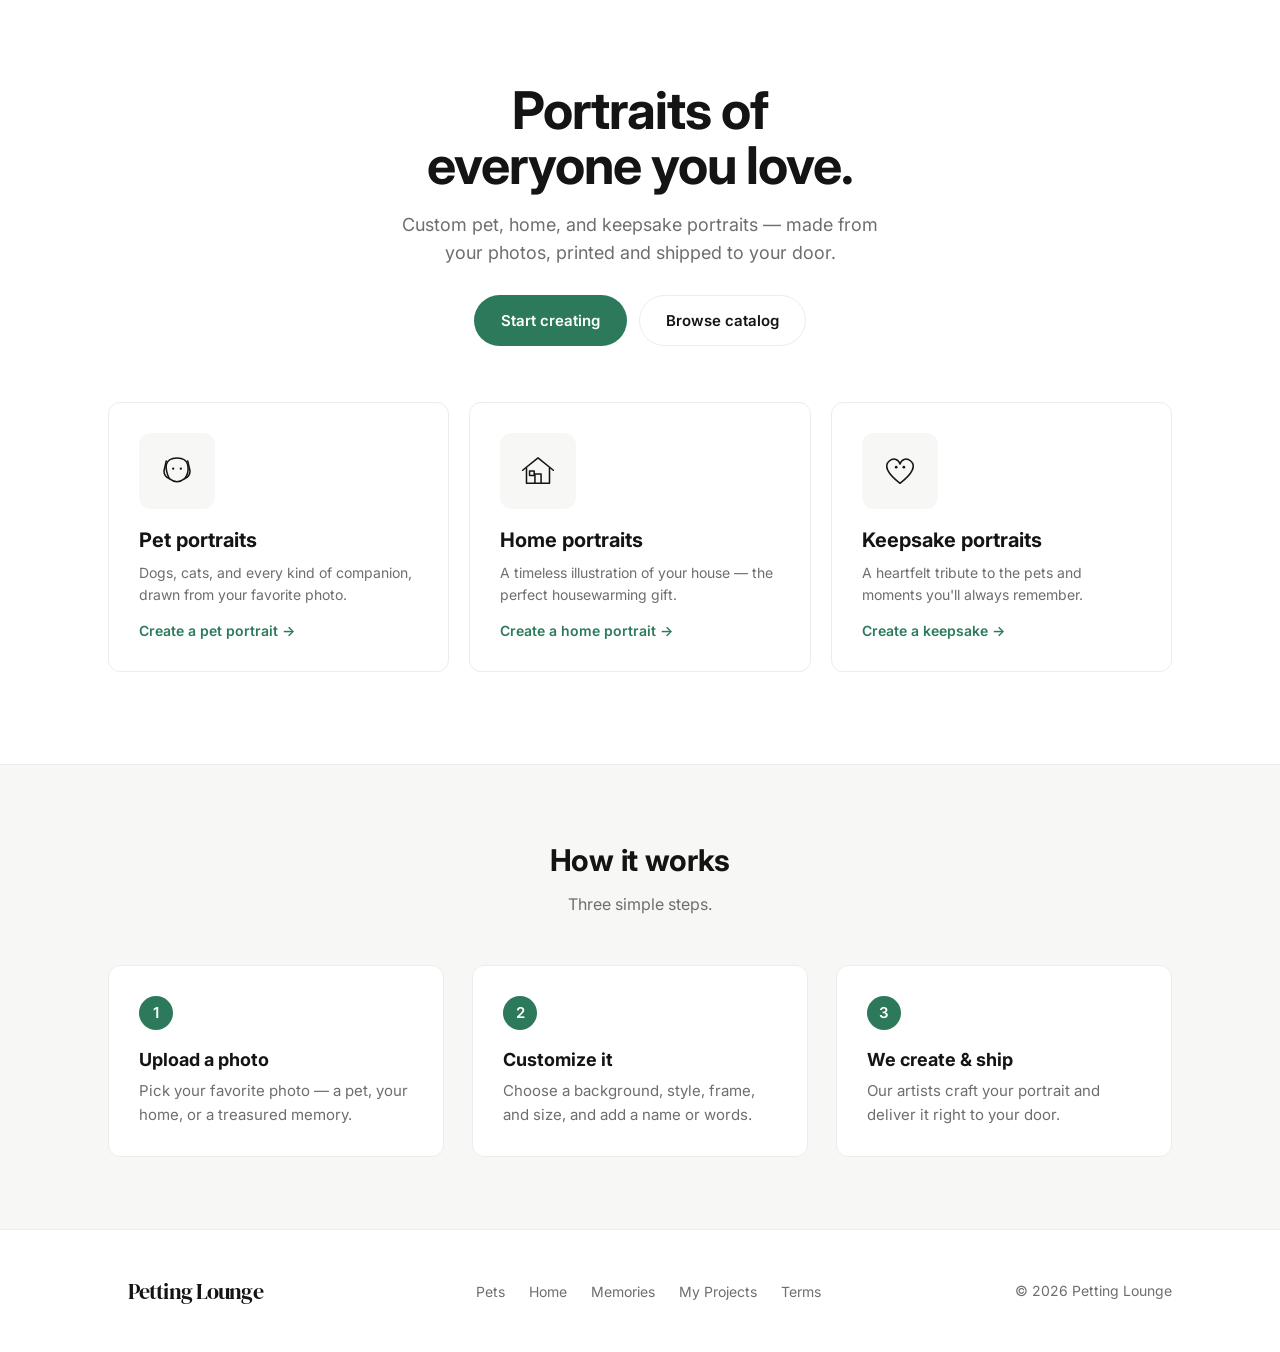
<file: index.html>
<!DOCTYPE html>
<html lang="en">
<head>
  <meta charset="UTF-8" />
  <meta name="viewport" content="width=device-width, initial-scale=1.0" />
  <title>Petting Lounge — Custom Portraits from Your Photos</title>

  <link rel="preconnect" href="https://fonts.googleapis.com" />
  <link rel="preconnect" href="https://fonts.gstatic.com" crossorigin />
  <link href="https://fonts.googleapis.com/css2?family=Inter:wght@400;500;600;700&display=swap" rel="stylesheet" />
  <link rel="stylesheet" href="style.css" />
</head>
<body>

  <site-nav></site-nav>

  <!-- ================= HERO ================= -->
  <section class="container home-hero">
    <h1>Portraits of<br />everyone you love.</h1>
    <p class="lead">Custom pet, home, and keepsake portraits — made from your photos, printed and shipped to your door.</p>
    <div class="cta-row">
      <a href="custom.html" class="btn btn-primary">Start creating</a>
      <a href="gallery.html" class="btn btn-outline">Browse catalog</a>
    </div>
  </section>

  <!-- ================= PRODUCT CARDS ================= -->
  <section class="container">
    <div class="cards">

      <a class="product-card" href="pet.html">
        <div class="ic">
          <svg viewBox="0 0 120 120" fill="none" stroke="#141414" stroke-width="4"
               stroke-linecap="round" stroke-linejoin="round" aria-hidden="true">
            <path d="M32 34 L26 60 Q26 74 40 80" />
            <path d="M88 34 L94 60 Q94 74 80 80" />
            <path d="M40 80 Q60 96 80 80 Q92 66 88 44 Q84 26 60 26 Q36 26 32 44 Q30 60 40 80 Z" />
            <circle cx="50" cy="54" r="3" fill="#141414" stroke="none" />
            <circle cx="70" cy="54" r="3" fill="#141414" stroke="none" />
          </svg>
        </div>
        <h3>Pet portraits</h3>
        <p>Dogs, cats, and every kind of companion, drawn from your favorite photo.</p>
        <div class="go">Create a pet portrait →</div>
      </a>

      <a class="product-card" href="home.html">
        <div class="ic">
          <svg viewBox="0 0 120 120" fill="none" stroke="#141414" stroke-width="4"
               stroke-linecap="round" stroke-linejoin="round" aria-hidden="true">
            <path d="M20 58 L60 26 L100 58" />
            <path d="M30 52 L30 92 L90 92 L90 52" />
            <path d="M52 92 L52 68 L68 68 L68 92" />
            <rect x="38" y="60" width="12" height="12" />
          </svg>
        </div>
        <h3>Home portraits</h3>
        <p>A timeless illustration of your house — the perfect housewarming gift.</p>
        <div class="go">Create a home portrait →</div>
      </a>

      <a class="product-card" href="memories.html">
        <div class="ic">
          <svg viewBox="0 0 120 120" fill="none" stroke="#141414" stroke-width="4"
               stroke-linecap="round" stroke-linejoin="round" aria-hidden="true">
            <path d="M60 92 C 26 66, 18 46, 32 34 C 44 24, 57 30, 60 42 C 63 30, 76 24, 88 34 C 102 46, 94 66, 60 92 Z" />
            <circle cx="50" cy="50" r="3.5" fill="#141414" stroke="none" />
            <circle cx="70" cy="50" r="3.5" fill="#141414" stroke="none" />
          </svg>
        </div>
        <h3>Keepsake portraits</h3>
        <p>A heartfelt tribute to the pets and moments you'll always remember.</p>
        <div class="go">Create a keepsake →</div>
      </a>

    </div>
  </section>

  <!-- ================= STEPS ================= -->
  <section class="steps" style="margin-top:72px;">
    <div class="container">
      <h2>How it works</h2>
      <p class="sub">Three simple steps.</p>
      <div class="grid">
        <div class="step">
          <div class="num">1</div>
          <h3>Upload a photo</h3>
          <p>Pick your favorite photo — a pet, your home, or a treasured memory.</p>
        </div>
        <div class="step">
          <div class="num">2</div>
          <h3>Customize it</h3>
          <p>Choose a background, style, frame, and size, and add a name or words.</p>
        </div>
        <div class="step">
          <div class="num">3</div>
          <h3>We create &amp; ship</h3>
          <p>Our artists craft your portrait and deliver it right to your door.</p>
        </div>
      </div>
    </div>
  </section>

  <!-- ================= FOOTER ================= -->
  <footer class="footer">
    <div class="container">
      <a class="brand" href="index.html" aria-label="Petting Lounge home">Petting Lounge</a>
      <nav>
        <a href="pet.html">Pets</a>
        <a href="home.html">Home</a>
        <a href="memories.html">Memories</a>
        <a href="custom.html">My Projects</a>
        <a href="terms.html">Terms</a>
      </nav>
      <span class="muted">© 2026 Petting Lounge</span>
    </div>
  </footer>

  <script type="module" src="Navbar.js"></script>
</body>
</html>
</file>
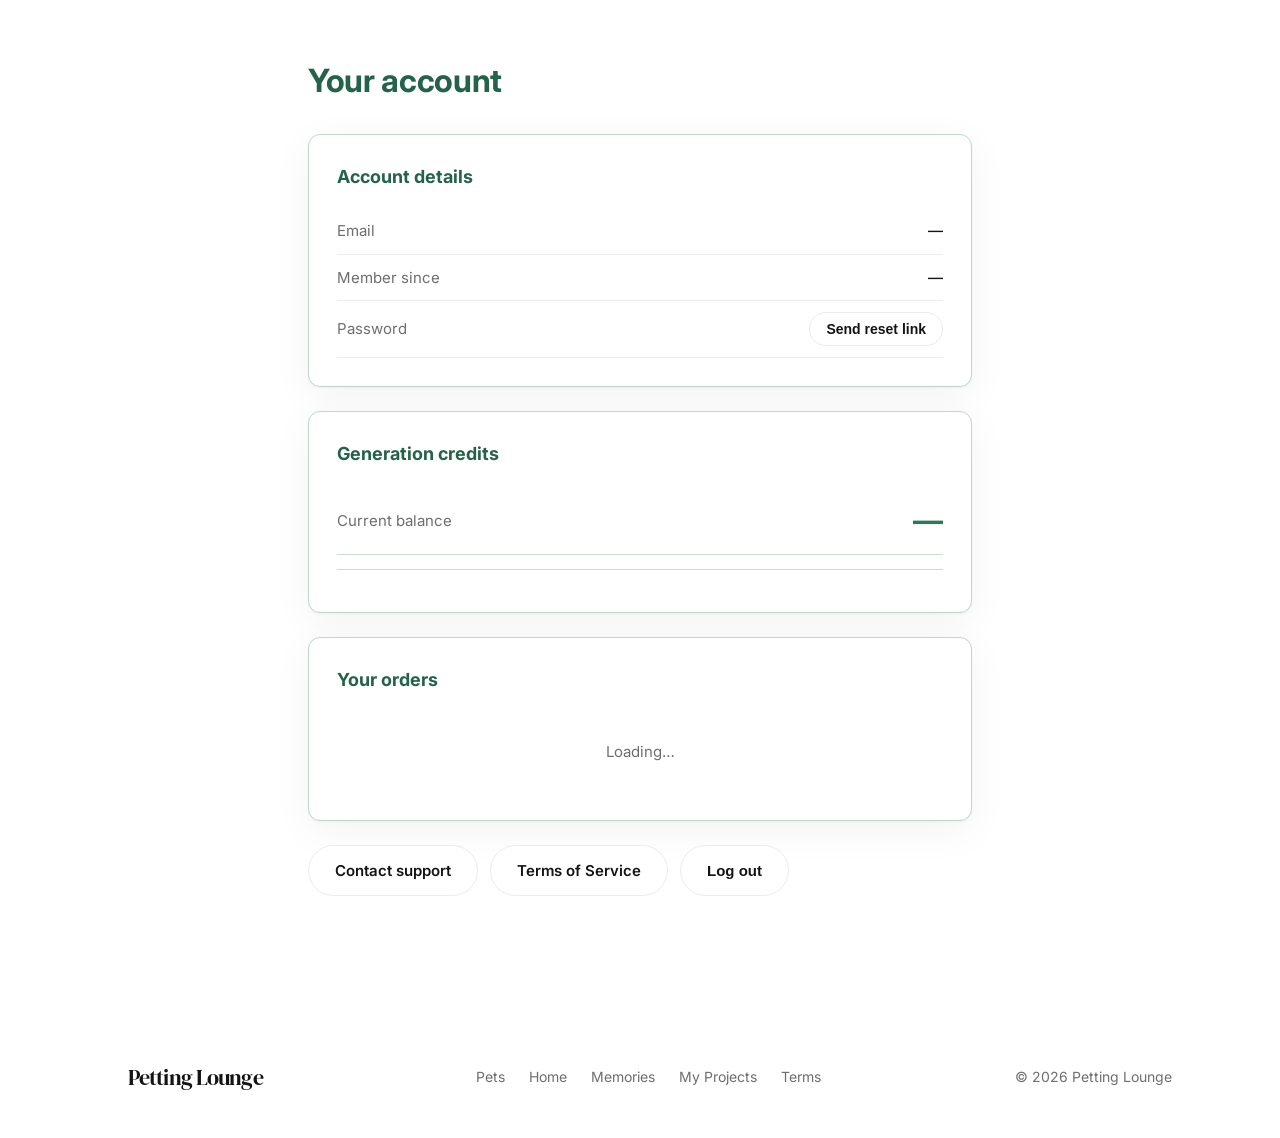
<file: account.html>
<!DOCTYPE html>
<html lang="en">
<head>
  <meta charset="UTF-8" />
  <meta name="viewport" content="width=device-width, initial-scale=1.0" />
  <title>Account — Petting Lounge</title>

  <link rel="preconnect" href="https://fonts.googleapis.com" />
  <link rel="preconnect" href="https://fonts.gstatic.com" crossorigin />
  <link href="https://fonts.googleapis.com/css2?family=Inter:wght@400;500;600;700&display=swap" rel="stylesheet" />
  <link rel="stylesheet" href="style.css?v=account-color-2" />
</head>
<body class="account-body">

  <site-nav></site-nav>

  <main class="account-page">
    <h1>Your account</h1>

    <!-- ACCOUNT INFO -->
    <section class="panel">
      <h2>Account details</h2>
      <div class="info-row">
        <span class="label">Email</span>
        <span class="value" id="email">—</span>
      </div>
      <div class="info-row">
        <span class="label">Member since</span>
        <span class="value" id="since">—</span>
      </div>
      <div class="info-row">
        <span class="label">Password</span>
        <button class="btn btn-outline btn-sm" id="reset">Send reset link</button>
      </div>
      <p class="msg" id="reset-msg"></p>
    </section>

    <!-- GENERATION CREDITS -->
    <section class="panel credits-panel">
      <h2>Generation credits</h2>
      <div class="info-row">
        <span class="label">Current balance</span>
        <span class="value" id="credit-balance">—</span>
      </div>
      <div id="credit-reload" hidden>
        <h3>Buy credits</h3>
        <p>10 credits per artwork.</p>
        <div class="credit-packages">
          <button type="button" class="btn btn-outline" data-credit-package="100"><span class="package-credits">100 credits</span><span class="package-price">$4.99 <small>USD</small></span></button>
          <button type="button" class="btn btn-outline" data-credit-package="250"><span class="package-credits">250 credits</span><span class="package-price">$9.99 <small>USD</small></span></button>
          <button type="button" class="btn btn-outline" data-credit-package="500"><span class="package-credits">500 credits</span><span class="package-price">$17.99 <small>USD</small></span></button>
        </div>
        <p id="credit-payment-msg" class="msg" role="status" aria-live="polite"></p>
      </div>
      <p class="credit-summary" id="credit-summary"></p>
    </section>

    <!-- ORDERS -->
    <section class="panel">
      <h2>Your orders</h2>
      <div id="orders">
        <div class="empty">Loading…</div>
      </div>
    </section>

    <!-- BOTTOM ACTIONS -->
    <div class="account-actions bottom">
      <a class="btn btn-outline" href="mailto:PettingLounge@gmail.com?subject=Support%20request">Contact support</a>
      <a class="btn btn-outline" href="terms.html">Terms of Service</a>
      <button class="btn btn-outline" id="logout">Log out</button>
    </div>
  </main>

  <!-- account logic -->
  <script type="module">
    import { supabase } from "./supabaseClient.js";
    import { configureCreditProfile, getDailyCredits } from "./credits.js";

    let userEmail = null;

    // 1. Require a real (non-guest) account.
    const { data: { session } } = await supabase.auth.getSession();
    if (!session || session.user.is_anonymous === true) {
      window.location.href = "login.html";
    } else {
      await configureCreditProfile(session.user);
      showAccount(session.user);
      showCreditBalance();
      loadOrders();
    }

    function showAccount(user) {
      userEmail = user.email;
      document.getElementById("email").textContent = user.email;
      const d = new Date(user.created_at);
      document.getElementById("since").textContent =
        d.toLocaleDateString(undefined, { year: "numeric", month: "long", day: "numeric" });
    }

    function showCreditBalance() {
      const { remaining, free, purchased, unavailable } = getDailyCredits();
      if (unavailable) {
        document.getElementById("credit-balance").textContent = "Unavailable";
        document.getElementById("credit-summary").textContent = "Unable to load credits. Refresh to try again.";
        return;
      }
      document.getElementById("credit-balance").textContent = `${remaining} credits`;
      document.getElementById("credit-summary").textContent =
        `${free} daily · ${purchased} purchased`;
    }
    window.addEventListener("credits-changed", showCreditBalance);

    // 2. Orders (RLS returns only this user's rows).
    async function loadOrders() {
      const box = document.getElementById("orders");
      const { data: orders, error } = await supabase
        .from("orders")
        .select("id, created_at, status, amount_total")
        .order("created_at", { ascending: false });

      if (error) { box.innerHTML = `<div class="empty">Couldn't load orders right now.</div>`; return; }
      if (!orders || orders.length === 0) {
        box.innerHTML = `<div class="empty">No orders yet. <a href="index.html">Create your first portrait →</a></div>`;
        return;
      }
      box.innerHTML = orders.map((o) => {
        const date = new Date(o.created_at).toLocaleDateString(undefined, { year: "numeric", month: "short", day: "numeric" });
        const amount = o.amount_total != null ? "$" + (o.amount_total / 100).toFixed(2) : "";
        const shortId = o.id.slice(0, 8).toUpperCase();
        return `
          <div class="order">
            <div>
              <div class="oid">Order #${shortId}</div>
              <div class="meta">${date}</div>
            </div>
            <div class="right">
              <span class="badge">${o.status}</span>
              <div class="amount">${amount}</div>
            </div>
          </div>`;
      }).join("");
    }

    // 3. Send password reset link.
    const resetBtn = document.getElementById("reset");
    const resetMsg = document.getElementById("reset-msg");
    resetBtn.addEventListener("click", async () => {
      resetBtn.disabled = true; resetBtn.textContent = "Sending…";
      resetMsg.textContent = ""; resetMsg.className = "msg";

      const redirectTo = new URL("reset-password.html", window.location.href).href;
      const { error } = await supabase.auth.resetPasswordForEmail(userEmail, { redirectTo });

      if (error) { resetMsg.textContent = error.message; resetMsg.className = "msg err"; }
      else { resetMsg.textContent = "✓ Check your email for a password reset link."; resetMsg.className = "msg ok"; }
      resetBtn.disabled = false; resetBtn.textContent = "Send reset link";
    });

    // 4. Log out.
    document.getElementById("logout").addEventListener("click", async () => {
      await supabase.auth.signOut();
      window.location.href = "index.html";
    });
  </script>

  <!-- navbar -->
  <script type="module" src="credit-checkout.js?v=live-1"></script>
  <script type="module" src="Navbar.js"></script>
  <footer class="footer">
    <div class="container">
      <a class="brand" href="index.html" aria-label="Petting Lounge home">Petting Lounge</a>
      <nav>
        <a href="pet.html">Pets</a>
        <a href="home.html">Home</a>
        <a href="memories.html">Memories</a>
        <a href="custom.html">My Projects</a>
        <a href="terms.html">Terms</a>
      </nav>
      <span class="muted">© 2026 Petting Lounge</span>
    </div>
  </footer>

</body>
</html>
</file>
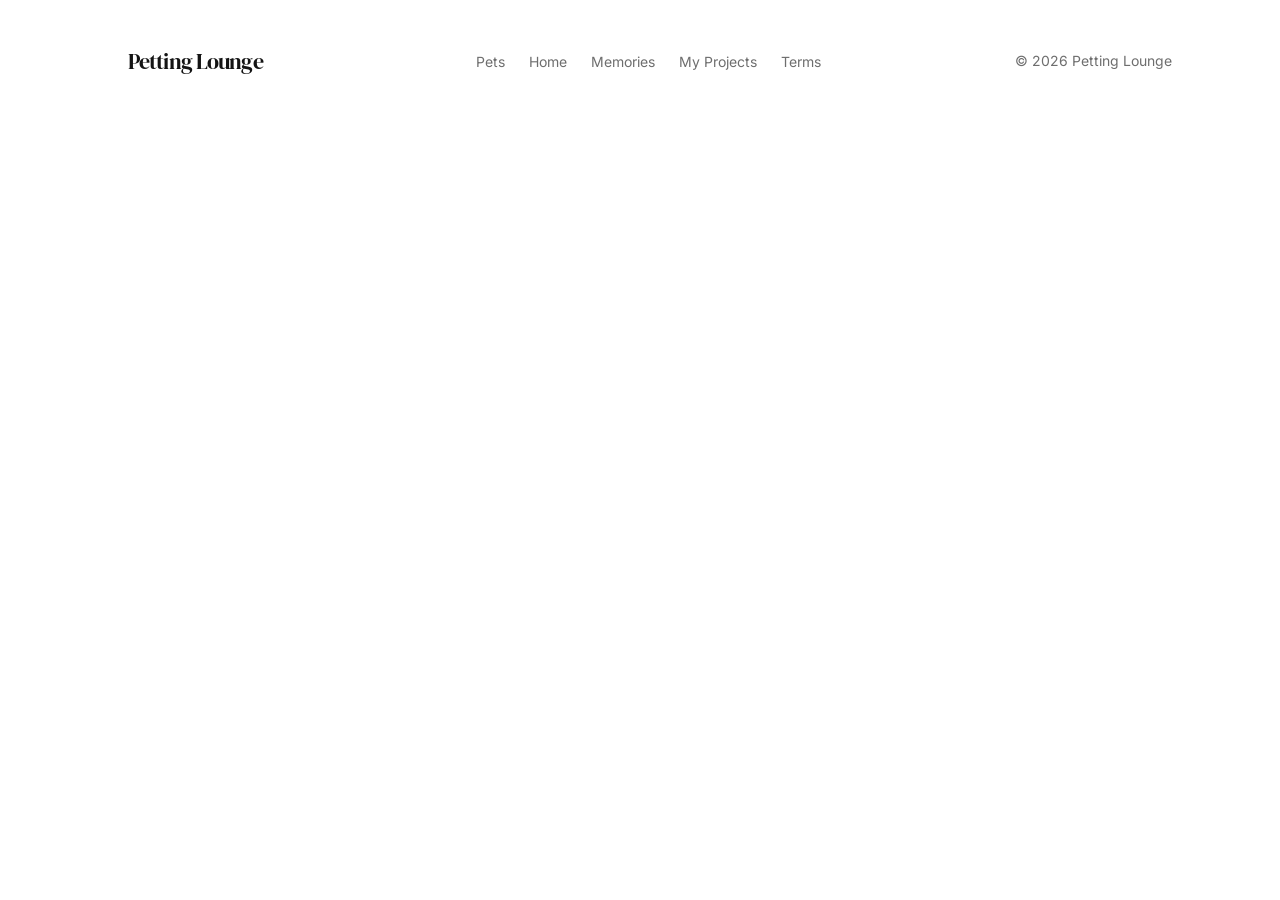
<file: checkout.html>
<!DOCTYPE html>
<html lang="en">
<head>
  <meta charset="UTF-8" />
  <meta name="viewport" content="width=device-width, initial-scale=1.0" />
  <title>Checkout — Petting Lounge</title>

  <link rel="preconnect" href="https://fonts.googleapis.com" />
  <link rel="preconnect" href="https://fonts.gstatic.com" crossorigin />
  <link href="https://fonts.googleapis.com/css2?family=Inter:wght@400;500;600;700&display=swap" rel="stylesheet" />
  <link rel="stylesheet" href="style.css?v=checkout-shipping-v1" />
</head>
<body>

  <site-nav></site-nav>

  <main id="root">
    <!-- filled by script -->
  </main>

  <script type="module">
    import { isTshirt, shirtVariants, shirtMockup } from "./tshirt.js";
    import { supabase } from "./supabaseClient.js";
    import { saveOrderDraft, quoteOrderShipping, openOrderPayment } from "./order-draft.js";

    const root = document.getElementById("root");

    // Read what the pet page stashed in the browser.
    let order = null, photoDataUrl = null, presetPreview = null;
    let product = null, variants = [], selectedVariant = null;
    let shippingQuote = null;
    try {
      order = JSON.parse(sessionStorage.getItem("ptl_order"));
      photoDataUrl = sessionStorage.getItem("ptl_photo");
      presetPreview = sessionStorage.getItem("ptl_preview");
    } catch (e) { /* ignore */ }

    const paymentReturn = new URLSearchParams(location.search);
    if (paymentReturn.get("payment") === "success") {
      root.innerHTML = `<div class="checkout-empty"><h1>Confirming your payment</h1><p id="payment-status" role="status">Checking your order…</p><a href="account.html">View your account →</a></div>`;
      confirmPayment(paymentReturn.get("draft_id"));
    } else if (!order || !presetPreview) {
      root.innerHTML = `
        <div class="checkout-empty">
          <h1>Nothing to check out yet</h1>
          <p style="color:var(--ink-soft); margin:10px 0 18px;">Start by choosing a portrait.</p>
          <a href="pet.html">Browse pet portraits →</a>
        </div>`;
    } else {
      renderCheckout();
    }

    async function confirmPayment(draftId) {
      const message = document.getElementById("payment-status");
      if (!/^[0-9a-f-]{36}$/i.test(draftId || "")) {
        message.textContent = "Check your account for the payment status.";
        return;
      }
      for (let attempt = 0; attempt < 10; attempt++) {
        const { data, error } = await supabase.from("orders").select("id,status").eq("draft_id", draftId).maybeSingle();
        if (data) {
          message.textContent = "Payment received. Your order has been saved.";
          sessionStorage.removeItem("ptl_order_draft_attempt");
          return;
        }
        if (error) break;
        await new Promise(resolve => setTimeout(resolve, 2000));
      }
      message.textContent = "Payment confirmation is still pending. Check your account shortly; please do not pay again.";
    }

    function renderCheckout() {
      root.innerHTML = `
        <div class="checkout">
          <div class="preview-panel" id="preview">
            <div class="preview-loading">
              <div class="spinner"></div>
              Loading your portrait…
            </div>
          </div>

          <div class="summary">
            <h1>${escapeHtml(order.title || "Custom Pet Portrait")}</h1>
            <p class="sub">Choose your product options.</p>
            <div id="options"><div class="preview-loading"><div class="spinner"></div>Loading options…</div></div>
            <form id="shipping-form" class="shipping-form">
              <fieldset id="shipping-fields">
                <legend>Shipping address</legend>
                <div class="shipping-grid">
                  <label>First name<input name="first_name" autocomplete="shipping given-name" required maxlength="100" /></label>
                  <label>Last name<input name="last_name" autocomplete="shipping family-name" required maxlength="100" /></label>
                  <label class="shipping-wide">Email<input name="email" type="email" autocomplete="shipping email" required maxlength="254" /></label>
                  <label class="shipping-wide">Phone (optional)<input name="phone" type="tel" autocomplete="shipping tel" maxlength="40" /></label>
                  <label class="shipping-wide">Country<select name="country" autocomplete="shipping country" required><option value="">Select country</option></select></label>
                  <label class="shipping-wide">Street address<input name="address1" autocomplete="shipping address-line1" required maxlength="200" /></label>
                  <label class="shipping-wide">Apartment, suite, etc. (optional)<input name="address2" autocomplete="shipping address-line2" maxlength="200" /></label>
                  <label>City<input name="city" autocomplete="shipping address-level2" required maxlength="100" /></label>
                  <label>State / province / region<input name="region" autocomplete="shipping address-level1" maxlength="100" /></label>
                  <label>Postal / ZIP code<input name="zip" autocomplete="shipping postal-code" maxlength="20" /></label>
                </div>
                <p class="shipping-help">Enter state and postal code where applicable. Shipping availability and cost will be confirmed before payment.</p>
              </fieldset>
              <button class="btn btn-primary" id="pay" type="submit" disabled>Calculate shipping</button>
            </form>
            <p class="msg" id="order-save-message" role="status"></p>
            <p class="secure">Calculate standard shipping for your artwork. Payment is completed securely with Stripe.</p>
          </div>
        </div>`;

      const shippingForm = document.getElementById("shipping-form");
      // ISO country codes are inputs, not a promise of provider availability.
      const countryCodes = "AD AE AF AG AI AL AM AO AQ AR AS AT AU AW AX AZ BA BB BD BE BF BG BH BI BJ BL BM BN BO BQ BR BS BT BV BW BY BZ CA CC CD CF CG CH CI CK CL CM CN CO CR CU CV CW CX CY CZ DE DJ DK DM DO DZ EC EE EG EH ER ES ET FI FJ FK FM FO FR GA GB GD GE GF GG GH GI GL GM GN GP GQ GR GS GT GU GW GY HK HM HN HR HT HU ID IE IL IM IN IO IQ IR IS IT JE JM JO JP KE KG KH KI KM KN KP KR KW KY KZ LA LB LC LI LK LR LS LT LU LV LY MA MC MD ME MF MG MH MK ML MM MN MO MP MQ MR MS MT MU MV MW MX MY MZ NA NC NE NF NG NI NL NO NP NR NU NZ OM PA PE PF PG PH PK PL PM PN PR PS PT PW PY QA RE RO RS RU RW SA SB SC SD SE SG SH SI SJ SK SL SM SN SO SR SS ST SV SX SY SZ TC TD TF TG TH TJ TK TL TM TN TO TR TT TV TW TZ UA UG UM US UY UZ VA VC VE VG VI VN VU WF WS YE YT ZA ZM ZW".split(" ");
      const countryNames = typeof Intl.DisplayNames === "function" ? new Intl.DisplayNames(["en"], { type: "region" }) : null;
      const countries = countryCodes.map(code => ({ code, name: countryNames?.of(code) || code }))
        .sort((a, b) => a.name.localeCompare(b.name));
      const countrySelect = shippingForm.elements.namedItem("country");
      countries.forEach(({ code, name }) => countrySelect.add(new Option(name, code)));
      try {
        const previous = JSON.parse(sessionStorage.getItem("ptl_shipping_address"));
        for (const field of shippingForm.querySelectorAll("input, select")) {
          if (typeof previous?.[field.name] === "string") field.value = previous[field.name];
        }
      } catch { /* Address entry still works when browser storage is unavailable. */ }
      shippingForm.addEventListener("input", event => {
        event.target.setCustomValidity?.("");
        shippingQuote = null;
        document.getElementById("pay").textContent = "Calculate shipping";
        document.getElementById("order-save-message").textContent = "";
      });
      shippingForm.addEventListener("submit", async event => {
        event.preventDefault();
        for (const field of shippingForm.querySelectorAll("input")) {
          field.value = field.value.trim();
        }
        if (!shippingForm.reportValidity() || !selectedVariant) return;
        const shipping = Object.fromEntries(new FormData(shippingForm));
        const button = document.getElementById("pay");
        const message = document.getElementById("order-save-message");
        button.disabled = true;
        button.textContent = shippingQuote ? "Opening payment…" : "Calculating…";
        document.getElementById("shipping-fields").disabled = true;
        document.querySelectorAll("#options select").forEach(select => { select.disabled = true; });
        message.textContent = "";
        try {
          // Retain address entry for retries in this tab.
          sessionStorage.setItem("ptl_shipping_address", JSON.stringify(shipping));
          if (shippingQuote) {
            await openOrderPayment(shippingQuote.orderId, shipping, shippingQuote.shippingCents);
            return;
          }
          const saved = await saveOrderDraft(order, presetPreview);
          const quote = await quoteOrderShipping(saved.orderId, shipping);
          shippingQuote = quote;
          const money = cents => new Intl.NumberFormat("en-US", { style: "currency", currency: quote.currency }).format(cents / 100);
          document.getElementById("total").textContent = money(quote.subtotalCents);
          message.textContent = `Standard shipping: ${money(quote.shippingCents)}. Total before tax: ${money(quote.totalBeforeTaxCents)}. Tax will be calculated at payment.`;
        } catch (error) {
          if (["quote_changed", "new_draft_required"].includes(error.code)) shippingQuote = null;
          message.textContent = error.message || "Unable to calculate shipping. Please retry.";
        } finally {
          button.disabled = false;
          button.textContent = shippingQuote ? "Continue to payment" : "Calculate shipping";
          document.getElementById("shipping-fields").disabled = false;
          document.querySelectorAll("#options select").forEach(select => { select.disabled = false; });
        }
      });

      showPreview();
      loadOptions();
    }

    async function loadOptions() {
      const box = document.getElementById("options");
      let { data, error } = await supabase.from("products")
        .select("title, product_type, variants, available")
        .eq("printify_product_id", order.printify_product_id)
        .eq("category", order.category)
        .maybeSingle();
      // Home and Memory temporarily use the Pet catalog before their own
      // category rows have been synced. Prefer their category whenever present.
      if (!error && !data && order.category !== "pet") {
        ({ data, error } = await supabase.from("products")
          .select("title, product_type, variants, available")
          .eq("printify_product_id", order.printify_product_id)
          .eq("category", "pet")
          .maybeSingle());
      }
      if (error || !data?.available || !Array.isArray(data.variants) || !data.variants.length) {
        box.innerHTML = `<div class="checkout-note">Product options are unavailable right now. Please return and choose another product.</div>`;
        return;
      }
      product = data;
      if (isTshirt(data)) product.product_type = "t-shirt";
      variants = product.product_type === "t-shirt" ? shirtVariants(data.variants) : data.variants.map(v => {
        const parts = String(v.size || "").split(" / ").map(s => s.trim());
        return { id: v.id, price: Number(v.price), size: parts[0] || "Standard", detail: parts.slice(1).join(" / "), color: parts.find(p => ["Natural", "White", "Espresso", "Black"].includes(p)) || "" };
      });
      if (!variants.length) { box.textContent = "No product options are available."; return; }
      const colors = [...new Set(variants.map(v => v.color).filter(Boolean))];
      box.innerHTML = `
        ${colors.length ? `<label class="field-label" for="color">${product.product_type === "t-shirt" ? "Shirt color" : "Frame color"}</label><select class="select" id="color">${colors.map(c => `<option value="${escapeHtml(c)}">${escapeHtml(c)}</option>`).join("")}</select>` : ""}
        <label class="field-label" for="variant">${colors.length ? "Size" : "Product option"}</label><select class="select" id="variant"></select>
        <label class="field-label" for="quantity">Quantity</label><select class="select" id="quantity">${[1,2,3,4,5].map(n => `<option value="${n}">${n}</option>`).join("")}</select>
        <div class="row total"><span>Product subtotal</span><span id="total">—</span></div>`;
      document.getElementById("color")?.addEventListener("change", () => { populateVariants(); showPreview(); });
      document.getElementById("variant").addEventListener("change", chooseVariant);
      document.getElementById("quantity").addEventListener("change", chooseVariant);
      const savedVariant = variants.find(v => String(v.id) === String(order.variantId));
      const colorSelect = document.getElementById("color");
      if (colorSelect && savedVariant?.color) colorSelect.value = savedVariant.color;
      document.getElementById("quantity").value = String([1,2,3,4,5].includes(order.quantity) ? order.quantity : 1);
      populateVariants();
      showPreview();
      document.getElementById("pay").disabled = false;
    }

    function populateVariants() {
      const color = document.getElementById("color")?.value;
      const matches = color ? variants.filter(v => v.color === color) : variants;
      document.getElementById("variant").innerHTML = matches.map(v => `<option value="${escapeHtml(v.id)}">${escapeHtml(v.size)}${v.detail ? ` · ${escapeHtml(v.detail)}` : ""} · $${v.price.toFixed(2)}</option>`).join("");
      const retained = matches.find(v => String(v.id) === String(order.variantId)) || matches.find(v => v.size === order.size);
      if (retained) document.getElementById("variant").value = String(retained.id);
      chooseVariant();
    }

    function chooseVariant() {
      shippingQuote = null;
      document.getElementById("pay").textContent = "Calculate shipping";
      document.getElementById("order-save-message").textContent = "";
      selectedVariant = variants.find(v => String(v.id) === document.getElementById("variant").value);
      const quantity = Number(document.getElementById("quantity").value);
      if (!selectedVariant) return;
      document.getElementById("total").textContent = `$${(selectedVariant.price * quantity).toFixed(2)}`;
      Object.assign(order, { product_type: product.product_type, shirtColor: product.product_type === "t-shirt" ? selectedVariant.color : null, variantId: selectedVariant.id, size: selectedVariant.size, frameColor: selectedVariant.color || null, price: selectedVariant.price, quantity });
      sessionStorage.setItem("ptl_order", JSON.stringify(order));
    }

    // Show the preview generated in the popup (carried over — never regenerated here).
    async function showPreview() {
      const panel = document.getElementById("preview");
      if (presetPreview) {
        const color = document.getElementById("color")?.value?.toLowerCase() || "black";
        const type = product?.product_type || order.product_type;
        const config = type === "t-shirt"
          ? shirtMockup(document.getElementById("color")?.value || order.shirtColor)
          : type === "framed-poster"
          ? { file: `frame${color}.png`, opening: "top:11%;left:20%;width:60%;height:78%;" }
          : type === "greeting-card"
            ? { file: "card.png", opening: "top:15%;left:26%;width:48%;height:70%;" }
            : { file: "poster.png", opening: "top:17%;left:30%;width:40%;height:68%;" };
        panel.innerHTML = `<div class="mockup-stage checkout-mockup"><img class="mockup-base" src="assets/t/${config.file}" alt="Product mockup" /><img class="mockup-art" style="${config.opening}display:block;" src="${escapeHtml(presetPreview)}" alt="Your generated portrait" /></div>`;
        return;
      }
      panel.innerHTML = `<div class="preview-loading">No preview found — please start again from the product page.</div>`;
    }

    function dataURLtoBlob(dataUrl) {
      const [head, b64] = dataUrl.split(",");
      const mime = head.match(/:(.*?);/)[1];
      const bin = atob(b64);
      const arr = new Uint8Array(bin.length);
      for (let i = 0; i < bin.length; i++) arr[i] = bin.charCodeAt(i);
      return new Blob([arr], { type: mime });
    }

    function escapeHtml(s) {
      return String(s).replace(/[&<>"']/g, (c) => ({ "&":"&amp;","<":"&lt;",">":"&gt;",'"':"&quot;","'":"&#39;" }[c]));
    }
  </script>

  <script type="module" src="Navbar.js"></script>
  <footer class="footer">
    <div class="container">
      <a class="brand" href="index.html" aria-label="Petting Lounge home">Petting Lounge</a>
      <nav>
        <a href="pet.html">Pets</a>
        <a href="home.html">Home</a>
        <a href="memories.html">Memories</a>
        <a href="custom.html">My Projects</a>
        <a href="terms.html">Terms</a>
      </nav>
      <span class="muted">© 2026 Petting Lounge</span>
    </div>
  </footer>

</body>
</html>
</file>
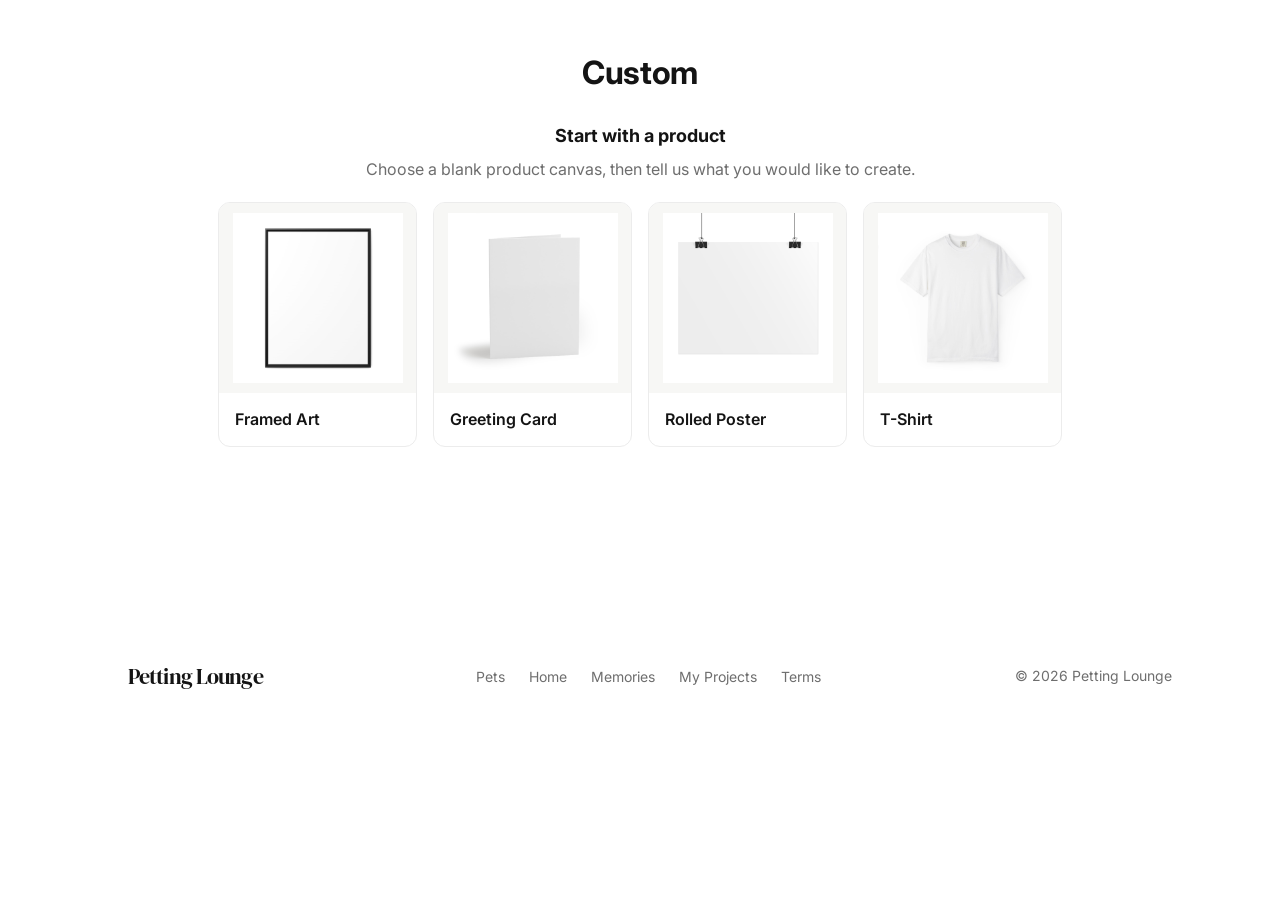
<file: custom.html>
<!DOCTYPE html>
<html lang="en">
<head>
  <meta charset="UTF-8" />
  <meta name="viewport" content="width=device-width, initial-scale=1.0" />
  <title>Custom — Petting Lounge</title>

  <link rel="preconnect" href="https://fonts.googleapis.com" />
  <link rel="preconnect" href="https://fonts.gstatic.com" crossorigin />
  <link href="https://fonts.googleapis.com/css2?family=Inter:wght@400;500;600;700&display=swap" rel="stylesheet" />
  <link rel="stylesheet" href="style.css?v=custom-grid-v9" />
</head>
<body>

  <site-nav active="custom"></site-nav>

  <main class="projects-page">
    <p class="custom-credit-status" id="credits-note" aria-live="polite"></p>
    <h1>Custom</h1>

    <section class="custom-picker" aria-labelledby="custom-picker-title">
      <h2 id="custom-picker-title">Start with a product</h2>
      <p class="sub">Choose a blank product canvas, then tell us what you would like to create.</p>
      <div class="custom-product-grid">
        <button class="custom-product" data-type="framed-poster"><img src="assets/t/frameblack.png" alt="Blank framed art" /><span>Framed Art</span></button>
        <button class="custom-product" data-type="greeting-card"><img src="assets/t/card.png" alt="Blank greeting card" /><span>Greeting Card</span></button>
        <button class="custom-product" data-type="poster"><img src="assets/t/poster.png" alt="Blank rolled poster" /><span>Rolled Poster</span></button>
        <button class="custom-product" data-type="t-shirt"><img src="assets/t/t4.png" alt="Blank T-shirt" /><span>T-Shirt</span></button>
      </div>
    </section>

    <div class="modal-overlay" id="overlay">
      <div class="modal custom-modal">
        <button class="modal-close" id="close" aria-label="Close">×</button>
        <div class="custom-step" id="category-step">
          <p class="eyebrow" id="category-step-count">STEP 1 OF 2</p>
          <h2>What would you like to create?</h2>
          <p class="modal-sub">Choose the subject for your custom product.</p>
          <div class="category-grid">
            <button class="category-choice" data-category="pet">Pet</button>
            <button class="category-choice" data-category="home">Home</button>
            <button class="category-choice" data-category="memory">Memory</button>
          </div>
          <p class="msg" id="category-msg"></p>
        </div>
        <div class="custom-step" id="details-step" hidden>
          <button class="back-link" id="back" type="button">← Change selection</button>
          <p class="eyebrow" id="details-step-count">STEP 2 OF 2</p>
          <h2 id="custom-title">Create your portrait</h2>
          <p class="modal-sub">Upload a reference image and describe the result you want.</p>
          <div id="shirt-options" hidden>
            <img id="shirt-blank" src="assets/t/t4.png" alt="Selected blank T-shirt" style="width:180px;display:block;margin:auto;" />
            <label class="field-label" for="shirt-color">Shirt color</label><select class="select" id="shirt-color"></select>
            <label class="field-label" for="shirt-size">Size</label><select class="select" id="shirt-size"></select>
          </div>
          <label class="field-label">Reference image</label>
          <div class="drop" id="drop" tabindex="0" role="button" aria-label="Upload a reference image">
            <div><strong>Upload a photo</strong> or click to browse</div>
            <div id="fname" style="margin-top:6px;"></div>
          </div>
          <input type="file" id="file" accept="image/*" hidden />
          <label class="field-label" for="note">Custom prompt</label>
          <textarea id="note" placeholder="Describe the artwork you want."></textarea>
          <button class="btn btn-primary" id="create" disabled>Create project</button>
          <p class="msg" id="msg"></p>
        </div>
        <div class="custom-step" id="card-message-step" hidden>
          <button class="back-link" id="card-back" type="button">← Back to artwork details</button>
          <p class="eyebrow">STEP 3 OF 3</p>
          <h2>Write your card message</h2>
          <p class="modal-sub">Your message will be placed on the right-hand page of the card.</p>
          <div class="card-inside-preview" aria-label="Inside card message preview">
            <img src="assets/t/cardinside.png" alt="Blank inside of a greeting card" />
            <div class="card-inside-message" id="card-message-preview">Your message here</div>
          </div>
          <label class="field-label" for="card-message">Inside message <span class="optional">(optional)</span></label>
          <textarea id="card-message" maxlength="400" placeholder="Thinking of you…"></textarea>
          <button class="btn btn-primary" id="save-card" type="button">Create project</button>
          <p class="msg" id="card-msg"></p>
        </div>
      </div>
    </div>

    <dialog id="creation-progress" class="project-editor creation-progress" aria-labelledby="creation-title">
      <div id="creation-spinner" class="spinner" aria-hidden="true"></div>
      <h2 id="creation-title">Creating your artwork</h2>
      <p id="creation-status" role="status" aria-live="polite">Your design is generating. This can take a couple of minutes.</p>
      <div id="creation-recovery" class="project-actions" hidden>
        <button id="creation-close" type="button" class="btn btn-outline">Close</button>
        <button id="creation-retry" type="button" class="btn btn-primary">Retry generation</button>
      </div>
    </dialog>

    <dialog id="project-editor" class="project-editor custom-step" aria-labelledby="editor-title">
      <form id="editor-form">
        <p class="eyebrow">STEP 1 OF 2</p>
        <h2 id="editor-title">Edit project</h2>
        <p class="modal-sub">Update your artwork description, then generate a new version from your original photo.</p>
        <p class="custom-credit-status" id="editor-credits" aria-live="polite"></p>
        <div id="edit-preview" hidden>
          <img id="edit-image" class="review-image" alt="Your generated custom artwork" />
          <p id="edit-image-msg" class="msg" role="status"></p>
        </div>
        <label class="field-label" for="edit-prompt">Artwork description</label>
        <textarea id="edit-prompt" placeholder="Describe the artwork you want."></textarea>
        <div id="edit-card-fields" hidden>
          <label class="field-label" for="edit-message">Inside card message</label>
          <textarea id="edit-message" maxlength="400"></textarea>
        </div>
        <p class="msg" id="edit-msg" role="status"></p>
        <div class="project-actions">
          <button class="btn btn-outline btn-sm" id="edit-cancel" type="button">Close</button>
          <button class="btn btn-outline btn-sm" id="edit-save" type="submit">Save changes</button>
          <button class="btn btn-outline btn-sm" id="edit-review" type="button" hidden>Review artwork</button>
          <button class="btn btn-primary btn-sm" id="edit-generate" type="button">Save &amp; generate</button>
        </div>
      </form>
    </dialog>

    <dialog id="project-review" class="project-editor project-review" aria-labelledby="review-title">
      <p class="eyebrow">STEP 2 OF 2</p>
      <h2 id="review-title">Review your artwork</h2>
      <p class="modal-sub">Happy with your design? Continue to checkout, or choose Change prompt to adjust it and generate another version.</p>
      <div id="shirt-review" hidden></div>
      <img id="review-image" class="review-image" alt="Your full generated artwork" />
      <div id="review-message-wrap" hidden>
        <h3>Inside card message</h3>
        <p id="review-message" class="review-message"></p>
      </div>
      <p id="review-msg" class="msg" role="status"></p>
      <div class="project-actions">
        <button type="button" class="btn btn-outline btn-sm" id="review-close">Close</button>
        <button type="button" class="btn btn-outline btn-sm" id="review-edit">Change prompt</button>
        <button type="button" class="btn btn-primary btn-sm" id="review-checkout" disabled>Continue to checkout</button>
      </div>
    </dialog>

    <!-- SAVED PROJECTS (signed-in only) -->
    <section id="saved-section" style="display:none;">
      <h2>Saved</h2>
      <div id="projects" class="project-grid"></div>
    </section>
  </main>

  <script type="module">
    import { isTshirt, shirtVariants, shirtMockup } from "./tshirt.js";
    import { supabase } from "./supabaseClient.js";
    import { GENERATION_COST, canAffordGeneration, configureCreditProfile, creditBalanceText, dailyCreditAllowance, getDailyCredits, refreshCredits, creditStatusText } from "./credits.js";

    const { data: { session } } = await supabase.auth.getSession();
    await configureCreditProfile(session?.user);
    // My Projects is the one account-only area — send guests to sign up.
    if (!session || session.user.is_anonymous === true) {
      window.location.href = "signup.html";
    }
    const isRealAccount = !!session && session.user.is_anonymous === false;

    const drop      = document.getElementById("drop");
    const fileIn    = document.getElementById("file");
    const fname     = document.getElementById("fname");
    const note      = document.getElementById("note");
    const createBtn = document.getElementById("create");
    const msg       = document.getElementById("msg");
    const overlay = document.getElementById("overlay");
    const categoryStep = document.getElementById("category-step");
    const detailsStep = document.getElementById("details-step");
    const cardMessageStep = document.getElementById("card-message-step");
    const categoryMsg = document.getElementById("category-msg");
    const categoryStepCount = document.getElementById("category-step-count");
    const detailsStepCount = document.getElementById("details-step-count");
    const cardMessage = document.getElementById("card-message");
    const cardMessagePreview = document.getElementById("card-message-preview");
    const saveCardBtn = document.getElementById("save-card");
    const cardMsg = document.getElementById("card-msg");
    const creditsNote = document.getElementById("credits-note");
    let selectedFile = null, selectedType = null, selectedCategory = null, selectedProduct = null;

    let savedProjects = new Map();
    let editingProject = null;
    let editorBusy = false;
    const pendingProjects = new Set();
    const editor = document.getElementById("project-editor");
    const editPrompt = document.getElementById("edit-prompt");
    const editMessage = document.getElementById("edit-message");
    const editMsg = document.getElementById("edit-msg");
    const editGenerate = document.getElementById("edit-generate");
    editGenerate.textContent = `Save & generate (${GENERATION_COST} credits)`;

    const TSHIRT_PROMPT_EXAMPLE = "Example: Turn the dogs in my photo into a playful vintage Halloween illustration for the front of a T-shirt. Keep each dog recognizable, including its face, fur colors and markings. Dress one as a friendly ghost and the other in a pumpkin costume. Add a few small bats and autumn leaves around them. Use warm orange, cream and muted purple with bold, clean outlines. Center the design and leave space around the edges. Use a transparent background with no rectangular backdrop. Add the words ‘Boo Crew’ above the dogs in clear retro lettering. Create only the graphic, without a shirt or model.";
    const PROMPT_EXAMPLES = {
      pet: "Describe the artwork you want, e.g. ‘soft floral background, warm colors, add the name Biscuit’",
      home: "Describe the artwork you want, e.g. ‘a cozy watercolor of this home in autumn, with warm porch lights and fall leaves’",
      memory: "Describe the artwork you want, e.g. ‘a gentle, timeless memorial portrait with soft clouds, wildflowers, and the words Forever Loved’",
    };
    const CUSTOM_PRODUCT_TITLES = {
      "greeting-card": "Custom Greeting Card",
      "framed-poster": "Custom Framed Matte Wall Art",
      poster: "Custom Rolled Poster",
      "t-shirt": "Custom T-Shirt",
    };

    // Products come live from the catalog table.
    let allProducts = [];
    async function loadCatalog() {
      const { data } = await supabase.from("products").select("*");
      allProducts = data || [];
    }
    const catalogReady = loadCatalog();

    document.querySelectorAll(".custom-product").forEach(btn => btn.addEventListener("click", () => {
      note.value = ""; createBtn.disabled = true; drop.classList.remove("has-file");
      selectedType = btn.dataset.type;
      selectedCategory = selectedProduct = null;
      selectedFile = null; fileIn.value = ""; fname.textContent = "";
      cardMessage.value = ""; cardMessagePreview.textContent = "Your message here";
      categoryMsg.textContent = ""; msg.textContent = ""; cardMsg.textContent = "";
      categoryStepCount.textContent = selectedType === "greeting-card" ? "STEP 1 OF 3" : "STEP 1 OF 2";
      detailsStepCount.textContent = selectedType === "greeting-card" ? "STEP 2 OF 3" : "STEP 2 OF 2";
      categoryStep.hidden = false; detailsStep.hidden = true; cardMessageStep.hidden = true;
      overlay.classList.add("open");
    }));
    document.getElementById("close").addEventListener("click", () => overlay.classList.remove("open"));
    overlay.addEventListener("click", (e) => { if (e.target === overlay) overlay.classList.remove("open"); });
    document.getElementById("back").addEventListener("click", () => { categoryStep.hidden = false; detailsStep.hidden = true; cardMessageStep.hidden = true; });
    document.getElementById("card-back").addEventListener("click", () => { detailsStep.hidden = false; cardMessageStep.hidden = true; });
    document.querySelectorAll(".category-choice").forEach(btn => btn.addEventListener("click", async () => {
      await catalogReady;
      selectedCategory = btn.dataset.category;
      selectedProduct = allProducts.find(p => p.category === selectedCategory && (selectedType === "t-shirt" ? isTshirt(p) : p.product_type === selectedType) && p.available && (p.variants || []).length);
      if (!selectedProduct) { categoryMsg.textContent = "This product is not available for that category yet."; categoryMsg.className = "msg err"; return; }
      document.getElementById("custom-title").textContent = CUSTOM_PRODUCT_TITLES[selectedType] || "Custom Product";
      document.getElementById("shirt-options").hidden = selectedType !== "t-shirt";
      if (selectedType === "t-shirt") {
        const variants = shirtVariants(selectedProduct.variants);
        if (!variants.length) { categoryMsg.textContent = "No shirt sizes are available right now."; return; }
        document.getElementById("shirt-color").replaceChildren(...[...new Set(variants.map(v => v.color))].map(c => new Option(c, c)));
        document.getElementById("shirt-color").value = variants.some(v => v.color === "White") ? "White" : variants[0].color;
        populateShirtSizes();
      }
      note.placeholder = selectedType === "t-shirt" ? TSHIRT_PROMPT_EXAMPLE : PROMPT_EXAMPLES[selectedCategory];
      createBtn.textContent = selectedType === "greeting-card" ? "Continue to card message" : selectedType === "t-shirt" ? `Generate T-shirt artwork (${GENERATION_COST} credits)` : "Create project";
      categoryStep.hidden = true; detailsStep.hidden = false; cardMessageStep.hidden = true;
    }));

    function populateShirtSizes() {
      const color = document.getElementById("shirt-color").value;
      const select = document.getElementById("shirt-size");
      const oldSize = select.selectedOptions[0]?.dataset.size;
      select.replaceChildren(...shirtVariants(selectedProduct?.variants).filter(v => v.color === color).map(v => {
        const option = new Option(v.size, v.id);
        option.dataset.size = v.size;
        option.selected = v.size === oldSize;
        return option;
      }));
      document.getElementById("shirt-blank").src = "assets/t/" + shirtMockup(color).file;
    }
    document.getElementById("shirt-color").addEventListener("change", populateShirtSizes);

    cardMessage.addEventListener("input", () => {
      cardMessagePreview.textContent = cardMessage.value.trim() || "Your message here";
    });

    // ---- pick / drop a file ----
    drop.addEventListener("click", () => fileIn.click());
    drop.addEventListener("keydown", (e) => { if (e.key === "Enter" || e.key === " ") { e.preventDefault(); fileIn.click(); } });
    ["dragover", "dragenter"].forEach(ev => drop.addEventListener(ev, (e) => { e.preventDefault(); drop.classList.add("drag"); }));
    ["dragleave", "drop"].forEach(ev => drop.addEventListener(ev, (e) => { e.preventDefault(); drop.classList.remove("drag"); }));
    drop.addEventListener("drop", (e) => { e.preventDefault(); if (e.dataTransfer.files[0]) pick(e.dataTransfer.files[0]); });
    fileIn.addEventListener("change", (e) => { if (e.target.files[0]) pick(e.target.files[0]); });

    function pick(file) {
      if (!file.type.startsWith("image/")) { alert("Please choose an image file."); return; }
      if (!isRealAccount) { window.location.href = "signup.html"; return; }
      selectedFile = file;
      drop.classList.add("has-file");
      fname.textContent = "✓ " + file.name;
      createBtn.disabled = false;
    }

    // Greeting cards get an optional message preview before the project is saved.
    createBtn.addEventListener("click", () => {
      if (!selectedFile) return;
      if (selectedType === "greeting-card") {
        msg.textContent = "";
        detailsStep.hidden = true;
        cardMessageStep.hidden = false;
        return;
      }
      saveProject();
    });
    saveCardBtn.addEventListener("click", saveProject);

    let creatingProject = false;
    // ---- create the project ----
    async function saveProject() {
      if (!selectedFile || creatingProject) return;
      creatingProject = true;
      const generateImmediately = selectedType === "t-shirt";
      const activeMsg = selectedType === "greeting-card" ? cardMsg : msg;
      createBtn.disabled = true; createBtn.textContent = "Creating…";
      saveCardBtn.disabled = true; saveCardBtn.textContent = "Creating…";
      activeMsg.textContent = ""; activeMsg.className = "msg";
      try {
        const ext = selectedFile.name.split(".").pop();
        const photoPath = `${session.user.id}/${crypto.randomUUID()}.${ext}`;
        const up = await supabase.storage.from("pet-photos")
          .upload(photoPath, selectedFile, { contentType: selectedFile.type });
        if (up.error) throw up.error;

        const ins = await supabase.from("portraits").insert({
          user_id: session.user.id,
          photo_path: photoPath,
          config: {
            note: note.value.trim() || null,
            prompt: note.value.trim() || null,
            category: selectedCategory,
            productType: selectedType,
            ...(selectedType === "t-shirt" ? {
              variantId: Number(document.getElementById("shirt-size").value),
              shirtColor: document.getElementById("shirt-color").value,
            } : {}),
            printify_product_id: selectedProduct.printify_product_id,
            product_title: selectedProduct.title || null,
            style: null,
            inside_message: selectedType === "greeting-card" ? cardMessage.value.trim() || null : null,
          },
          status: "draft",
        }).select("id, photo_path, render_path, config, status, created_at").single();
        if (ins.error) throw ins.error;

        selectedFile = null; fileIn.value = ""; note.value = ""; cardMessage.value = "";
        drop.classList.remove("has-file"); fname.textContent = "";
        activeMsg.textContent = "✓ Project created. Choose “Edit project” below to review your details and generate artwork.";
        activeMsg.className = "msg ok";
        overlay.classList.remove("open");
        if (generateImmediately) {
          savedProjects.set(ins.data.id, ins.data);
          await renderCreatedProject(ins.data.id);
        } else {
          await loadSaved();
        }
      } catch (e) {
        activeMsg.textContent = "Something went wrong: " + e.message;
        activeMsg.className = "msg err";
      } finally {
        creatingProject = false;
        createBtn.textContent = selectedType === "greeting-card" ? "Continue to card message" : selectedType === "t-shirt" ? `Generate T-shirt artwork (${GENERATION_COST} credits)` : "Create project";
        createBtn.disabled = !selectedFile;
        saveCardBtn.textContent = "Create project";
        saveCardBtn.disabled = !selectedFile;
      }
    }

    const creationDialog = document.getElementById("creation-progress");
    let creationBusy = false, creationProjectId = null;
    creationDialog.addEventListener("cancel", event => { if (creationBusy) event.preventDefault(); });
    document.getElementById("creation-close").addEventListener("click", () => { if (!creationBusy) creationDialog.close(); });
    document.getElementById("creation-retry").addEventListener("click", () => renderCreatedProject(creationProjectId));

    async function renderCreatedProject(id) {
      if (!id || creationBusy) return;
      creationBusy = true;
      creationProjectId = id;
      const status = document.getElementById("creation-status");
      const spinner = document.getElementById("creation-spinner");
      const recovery = document.getElementById("creation-recovery");
      document.getElementById("creation-title").textContent = "Creating your artwork";
      status.textContent = "Your design is generating. This can take a couple of minutes.";
      spinner.hidden = false;
      recovery.hidden = true;
      if (!creationDialog.open) creationDialog.showModal();
      try {
        let failure = "Generation did not finish. Retry to recover the same attempt.";
        const generated = await generate({ dataset: { id }, disabled: false, textContent: "" }, message => { failure = message; });
        if (!generated || !savedProjects.get(id)?.render_path) throw new Error(failure);
        creationDialog.close();
        openReview(id);
      } catch (error) {
        document.getElementById("creation-title").textContent = "Your draft is saved";
        status.textContent = error.message || "Generation was interrupted. Please retry.";
        spinner.hidden = true;
        recovery.hidden = false;
      } finally {
        creationBusy = false;
      }
    }

    // ---- saved projects ----
    function showCredits() {
      creditsNote.textContent = creditStatusText();
      document.getElementById("editor-credits").textContent = creditStatusText();
    }

    window.addEventListener("credits-changed", showCredits);

    async function loadSaved() {
      const section = document.getElementById("saved-section");
      const box = document.getElementById("projects");
      section.style.display = "block";
      showCredits();
      box.innerHTML = `<div class="empty">Loading…</div>`;

      const { data: rows, error } = await supabase
        .from("portraits")
        .select("id, photo_path, render_path, config, status, created_at")
        .eq("user_id", session.user.id)
        .order("created_at", { ascending: false });

      if (error) {
        box.innerHTML = `<div class="empty">Unable to load projects. Please refresh to try again.</div>`;
        return;
      }
      savedProjects = new Map((rows || []).map(r => [r.id, r]));
      if (!rows || rows.length === 0) {
        box.innerHTML = `<div class="empty">No projects yet — upload a photo above to start.</div>`;
        return;
      }

      const cards = await Promise.all(rows.map(async (r) => {
        const rendered = !!r.render_path;
        const busy = r.status === "rendering" || pendingProjects.has(r.id);

        // Show the rendered artwork if we have it, otherwise the uploaded photo.
        let imgUrl = "";
        if (rendered) {
          imgUrl = supabase.storage.from("portrait-renders").getPublicUrl(r.render_path).data.publicUrl;
        } else {
          const { data: signed } = await supabase.storage.from("pet-photos").createSignedUrl(r.photo_path, 3600);
          imgUrl = signed?.signedUrl || "";
        }

        const date = new Date(r.created_at).toLocaleDateString(undefined, { month: "short", day: "numeric" });
        const label = r.config?.note ? escapeHtml(r.config.note) : "Untitled";

        const action = busy
          ? `<span class="badge">Rendering…</span>`
          : `<button class="btn btn-outline btn-sm edit-project" data-id="${escapeHtml(r.id)}">Edit project</button>${rendered ? `<button class="btn btn-primary btn-sm review-project" data-id="${escapeHtml(r.id)}">Review &amp; checkout</button>` : ""}`;

        return `
          <div class="project-card">
            <img src="${imgUrl}" alt="Project image" />
            <div class="body">
              <div class="note">${label}</div>
              <div class="meta"><span>${r.status}</span><span>${date}</span></div>
              <div class="project-actions">${action}
                <button type="button" class="project-delete" data-id="${escapeHtml(r.id)}" aria-label="Delete project" title="Delete project" ${busy ? "disabled" : ""}>
                  <svg width="18" height="18" viewBox="0 0 24 24" fill="none" stroke="currentColor" stroke-width="1.7" stroke-linecap="round" stroke-linejoin="round" aria-hidden="true"><path d="M3 6h18M9 6V4h6v2M5 6l1 14h12l1-14M10 10v6M14 10v6" /></svg>
                </button>
              </div>
            </div>
          </div>`;
      }));
      box.innerHTML = cards.join("");

      box.querySelectorAll(".review-project").forEach(btn => btn.addEventListener("click", () => openReview(btn.dataset.id)));
      box.querySelectorAll(".edit-project").forEach(btn => btn.addEventListener("click", () => openEditor(btn.dataset.id)));
      box.querySelectorAll(".project-delete").forEach(btn => btn.addEventListener("click", () => deleteProject(btn)));
    }

    let editorImageReady = false;
    function showEditorArtwork(project) {
      const image = document.getElementById("edit-image");
      const message = document.getElementById("edit-image-msg");
      const checkout = document.getElementById("edit-review");
      editorImageReady = false;
      checkout.hidden = !project.render_path;
      checkout.disabled = true;
      document.getElementById("edit-preview").hidden = !project.render_path;
      image.onload = null;
      image.onerror = null;
      image.removeAttribute("src");
      if (!project.render_path) return;
      message.textContent = "Loading your artwork…";
      image.onload = () => {
        editorImageReady = true;
        checkout.disabled = editorBusy;
        message.textContent = "";
      };
      image.onerror = () => {
        editorImageReady = false;
        checkout.disabled = true;
        message.textContent = "Your artwork could not load. Close and reopen this project to try again.";
      };
      image.src = supabase.storage.from("portrait-renders").getPublicUrl(project.render_path).data.publicUrl;
    }

    function openEditor(id) {
      const project = savedProjects.get(id);
      if (!project || pendingProjects.has(id) || project.status === "rendering") return;
      editingProject = project;
      editGenerate.textContent = project.render_path ? `Generate again (${GENERATION_COST} credits)` : `Save & generate (${GENERATION_COST} credits)`;
      showEditorArtwork(project);
      showCredits();
      editPrompt.value = project.config?.prompt || project.config?.note || "";
      editPrompt.placeholder = project.config?.productType === "t-shirt" ? TSHIRT_PROMPT_EXAMPLE : PROMPT_EXAMPLES[project.config?.category] || "Describe the artwork you want.";
      editMessage.value = project.config?.inside_message || "";
      document.getElementById("edit-card-fields").hidden = project.config?.productType !== "greeting-card";
      editMsg.textContent = "Saving changes keeps your current image. Generate to apply your new description.";
      editor.showModal();
      editPrompt.focus();
    }

    document.getElementById("edit-cancel").addEventListener("click", () => { if (!editorBusy) editor.close(); });
    editor.addEventListener("cancel", e => { if (editorBusy) e.preventDefault(); });
    document.getElementById("editor-form").addEventListener("submit", e => { e.preventDefault(); saveEdits(false); });
    editGenerate.addEventListener("click", () => saveEdits(true));

    document.getElementById("edit-review").addEventListener("click", () => saveEdits(false, true));

    async function saveEdits(render, reviewAfter = false) {
      if (!editingProject || editorBusy) return;
      if (render && !sessionStorage.getItem(`ptl_custom_attempt:${session.user.id}:${editingProject.id}`) && !canAffordGeneration()) {
        editMsg.textContent = `You need ${GENERATION_COST} credits to generate. You can still save your changes.`;
        return;
      }
      const project = editingProject;
      editorBusy = true;
      editor.querySelectorAll("button, textarea").forEach(el => el.disabled = true);
      editMsg.textContent = "Saving…";
      try {
        const config = { ...project.config, prompt: editPrompt.value.trim() || null, note: editPrompt.value.trim() || null };
        if (config.productType === "greeting-card") config.inside_message = editMessage.value.trim() || null;
        const { data, error } = await supabase.from("portraits").update({ config })
          .eq("id", project.id).eq("user_id", session.user.id).neq("status", "rendering").select("id");
        if (error) throw error;
        if (data?.length !== 1) throw new Error("The project could not be updated. Refresh and try again.");
        project.config = config;
        if (render) {
          editMsg.textContent = "Creating your updated artwork…";
          const generated = await generate({ dataset: { id: project.id }, disabled: false, textContent: "" });
          if (!generated) {
            editMsg.textContent = "Your changes were saved, but generation did not finish. Please try again.";
            return;
          }
        } else {
          await loadSaved();
        }
        editingProject = savedProjects.get(project.id) || project;
        if (render) {
          showEditorArtwork(editingProject);
          editGenerate.textContent = `Generate again (${GENERATION_COST} credits)`;
          editMsg.textContent = "Your artwork is saved. Edit your description and generate again, or review your artwork before checkout.";
        } else {
          editMsg.textContent = "Changes saved. Generate again to apply description changes to the image.";
        }
        if (reviewAfter && editorImageReady) {
          editor.close();
          openReview(editingProject.id);
        }
      } catch (e) {
        editMsg.textContent = "Unable to save: " + e.message;
      } finally {
        editorBusy = false;
        editor.querySelectorAll("button, textarea").forEach(el => el.disabled = false);
        document.getElementById("edit-review").disabled = !editorImageReady;
      }
    }

    const reviewDialog = document.getElementById("project-review");
    const reviewImage = document.getElementById("review-image");
    const reviewMsg = document.getElementById("review-msg");
    const checkoutBtn = document.getElementById("review-checkout");
    let reviewedProject = null;
    let reviewedImageUrl = "";

    function openReview(id) {
      const project = savedProjects.get(id);
      if (!project?.render_path || project.status === "rendering" || pendingProjects.has(id)) return;
      reviewedProject = project;
      reviewedImageUrl = supabase.storage.from("portrait-renders").getPublicUrl(project.render_path).data.publicUrl;
      checkoutBtn.disabled = true;
      reviewMsg.textContent = "Loading your artwork…";
      reviewImage.onload = () => { checkoutBtn.disabled = false; reviewMsg.textContent = ""; };
      reviewImage.onerror = () => { checkoutBtn.disabled = true; reviewMsg.textContent = "Your artwork could not load. Close this preview and try again."; };
      reviewImage.src = reviewedImageUrl;
      const shirt = project.config?.productType === "t-shirt";
      const shirtReview = document.getElementById("shirt-review");
      shirtReview.hidden = !shirt;
      reviewImage.hidden = shirt;
      reviewImage.style.display = shirt ? "none" : "block";
      if (shirt) {
        const mockup = shirtMockup(project.config.shirtColor);
        shirtReview.innerHTML = `<div class="mockup-stage"><img class="mockup-base" src="assets/t/${mockup.file}" alt="T-shirt preview" /><img class="mockup-art" style="${mockup.opening}display:block;" src="${escapeHtml(reviewedImageUrl)}" alt="Your design on the shirt" /></div><p class="sub">Placement preview. Choose or change your size and color at checkout.</p>`;
      }
      const message = project.config?.inside_message;
      document.getElementById("review-message-wrap").hidden = project.config?.productType !== "greeting-card" || !message;
      document.getElementById("review-message").textContent = message || "";
      reviewDialog.showModal();
    }

    document.getElementById("review-close").addEventListener("click", () => reviewDialog.close());
    document.getElementById("review-edit").addEventListener("click", () => {
      reviewDialog.close();
      if (reviewedProject) openEditor(reviewedProject.id);
    });
    checkoutBtn.addEventListener("click", () => {
      if (!reviewedProject || checkoutBtn.disabled) return;
      startCheckout(reviewedProject, reviewedImageUrl, reviewMsg);
    });

    function startCheckout(project, imageUrl, message) {
      const config = project.config || {};
      if (!config.printify_product_id || !config.productType || !config.category) {
        message.textContent = "This project is missing product details. Please create a new project with a product selection.";
        return;
      }
      try {
        sessionStorage.setItem("ptl_order", JSON.stringify({
          portraitId: project.id,
          category: config.category,
          product_type: config.productType,
          variantId: config.variantId,
          shirtColor: config.shirtColor,
          printify_product_id: config.printify_product_id,
          title: config.product_title || CUSTOM_PRODUCT_TITLES[config.productType] || "Custom Portrait",
          inside_message: config.inside_message || null,
          photo_path: project.photo_path,
          render_path: project.render_path,
          prompt: config.prompt || config.note || null,
        }));
        sessionStorage.setItem("ptl_preview", imageUrl);
        sessionStorage.removeItem("ptl_photo");
        window.location.href = "checkout.html";
      } catch (e) {
        message.textContent = "Unable to open checkout. Please allow browser storage and try again.";
      }
    }

    const storageCleanupPending = new Map();

    async function deleteProject(btn) {
      const id = btn.dataset.id;
      if (pendingProjects.has(id) || !savedProjects.has(id)) return;
      if (!storageCleanupPending.has(id) && !confirm("Delete this project and its uploaded photo and generated artwork permanently? This cannot be undone.")) return;
      pendingProjects.add(id);
      const card = btn.closest(".project-card");
      card.querySelectorAll("button").forEach(el => el.disabled = true);
      try {
        if (!storageCleanupPending.has(id)) {
          const { data, error } = await supabase.from("portraits").delete()
            .eq("id", id).eq("user_id", session.user.id).neq("status", "rendering").select("id, photo_path, render_path");
          if (error) throw error;
          if (data?.length !== 1) throw new Error("Deletion was not confirmed. The project may be rendering or your account may not have permission.");
          // Use paths returned by the deleted row, rather than potentially stale card data.
          storageCleanupPending.set(id, [
            { bucket: "pet-photos", path: data[0].photo_path },
            { bucket: "portrait-renders", path: data[0].render_path },
          ].filter(file => file.path));
        }
        const files = storageCleanupPending.get(id);
        const results = await Promise.allSettled(files.map(async file => {
          const { error } = await supabase.storage.from(file.bucket).remove([file.path]);
          if (error) throw error;
        }));
        const failed = files.filter((file, index) => results[index].status === "rejected");
        storageCleanupPending.set(id, failed);
        if (failed.length) throw new Error("The project record was deleted, but some images could not be removed. Click the trash icon again to retry before leaving this page.");
        storageCleanupPending.delete(id);
        savedProjects.delete(id);
        await loadSaved();
      } catch (e) {
        alert((storageCleanupPending.has(id) ? "Storage cleanup incomplete: " : "Could not delete project: ") + e.message);
        if (storageCleanupPending.has(id)) {
          btn.disabled = false;
          btn.title = "Retry image deletion";
          btn.setAttribute("aria-label", "Retry image deletion");
        } else {
          card.querySelectorAll("button").forEach(el => el.disabled = false);
        }
      } finally {
        pendingProjects.delete(id);
      }
    }

    // ---- call the edge function to render ----
    async function generate(btn, onError = null) {
      const portraitId = btn.dataset.id;
      if (pendingProjects.has(portraitId)) return;
      pendingProjects.add(portraitId);
      document.querySelectorAll(`[data-id="${CSS.escape(portraitId)}"]`).forEach(el => el.disabled = true);
      btn.disabled = true;
      btn.textContent = "Rendering… (~15s)";
      try {
        const project = editingProject?.id === portraitId ? editingProject : savedProjects.get(portraitId);
        const key = `ptl_custom_attempt:${session.user.id}:${portraitId}`;
        const signature = JSON.stringify([project?.photo_path, project?.config]);
        let prior;
        try { prior = JSON.parse(sessionStorage.getItem(key)); } catch {}
        const retry = prior?.signature === signature;
        await refreshCredits();
        if (!retry && !canAffordGeneration()) throw new Error("You need 10 available credits to generate.");
        const requestId = retry ? prior.requestId : crypto.randomUUID();
        sessionStorage.setItem(key, JSON.stringify({ requestId, signature }));
        const { data, error } = await supabase.functions.invoke("custom-portrait", {
          body: { portraitId, requestId },
        });
        let response = data;
        if (error?.context?.json) {
          try { response = await error.context.json(); } catch {}
        }
        if (error || response?.error) {
          if (response?.creditStatus === "refunded" || ["insufficient_credits", "request_refunded", "invalid_session", "invalid_note", "invalid_style", "invalid_image"].includes(response?.code)) sessionStorage.removeItem(key);
          throw new Error(response?.error || "Connection interrupted. Retry to recover the same attempt.");
        }
        sessionStorage.removeItem(key);
        await refreshCredits();
        return true;
      } catch (e) {
        if (onError) onError(e.message || String(e));
        else alert("Render failed: " + (e.message || e));
        return false;
      } finally {
        pendingProjects.delete(portraitId);
        await refreshCredits();
        await loadSaved();
      }
    }

    function escapeHtml(s) {
      return String(s).replace(/[&<>"']/g, (c) => ({ "&":"&amp;","<":"&lt;",">":"&gt;",'"':"&quot;","'":"&#39;" }[c]));
    }

    if (isRealAccount) loadSaved();
  </script>

  <script type="module" src="Navbar.js"></script>
  <footer class="footer">
    <div class="container">
      <a class="brand" href="index.html" aria-label="Petting Lounge home">Petting Lounge</a>
      <nav>
        <a href="pet.html">Pets</a>
        <a href="home.html">Home</a>
        <a href="memories.html">Memories</a>
        <a href="custom.html">My Projects</a>
        <a href="terms.html">Terms</a>
      </nav>
      <span class="muted">© 2026 Petting Lounge</span>
    </div>
  </footer>

</body>
</html>
</file>
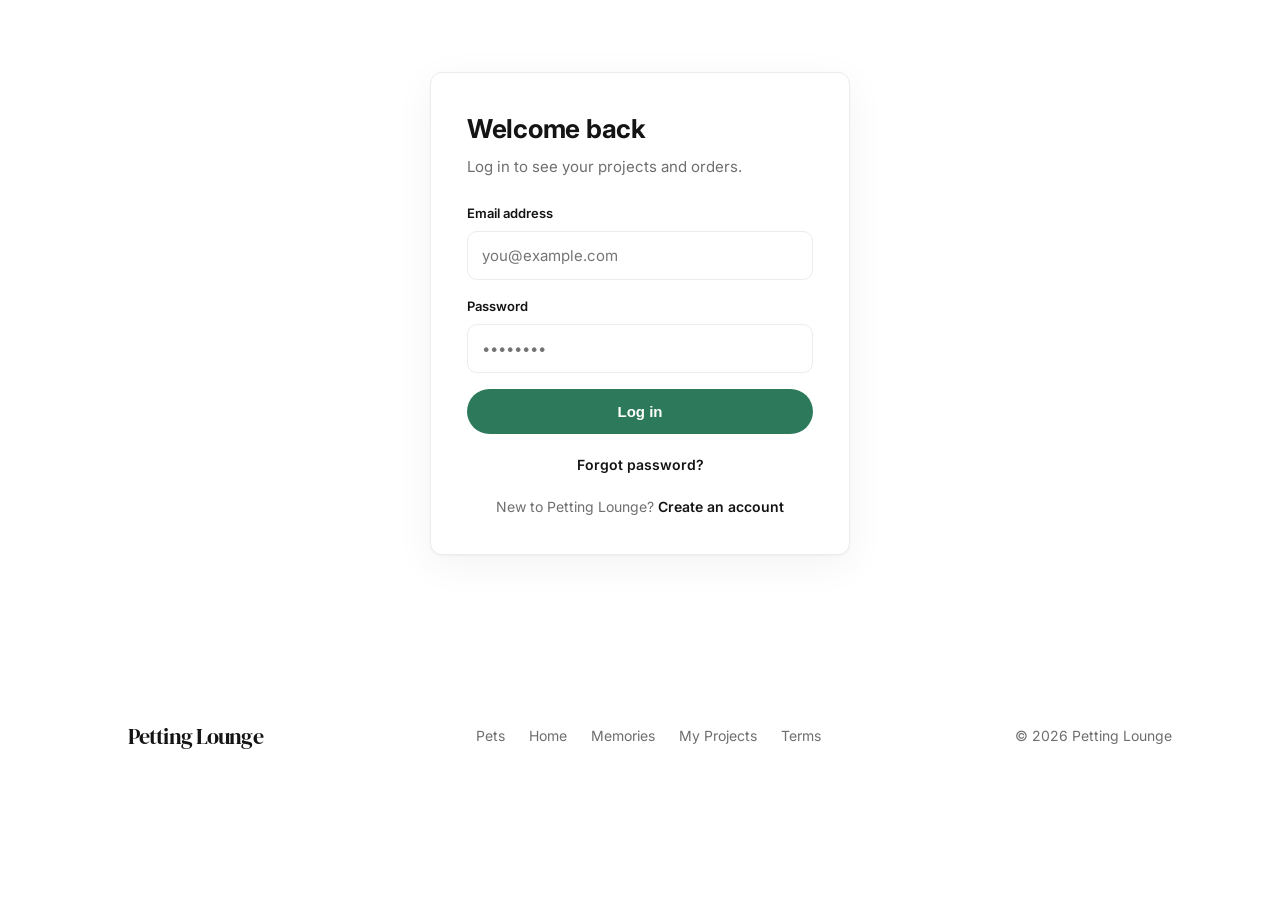
<file: login.html>
<!DOCTYPE html>
<html lang="en">
<head>
  <meta charset="UTF-8" />
  <meta name="viewport" content="width=device-width, initial-scale=1.0" />
  <title>Log in — Petting Lounge</title>

  <link rel="preconnect" href="https://fonts.googleapis.com" />
  <link rel="preconnect" href="https://fonts.gstatic.com" crossorigin />
  <link href="https://fonts.googleapis.com/css2?family=Inter:wght@400;500;600;700&display=swap" rel="stylesheet" />
  <link rel="stylesheet" href="style.css" />
</head>
<body>

  <site-nav></site-nav>

  <main class="auth-wrap">
    <div class="auth-card">

      <!-- LOG IN FORM -->
      <div id="form-view">
        <h1>Welcome back</h1>
        <p class="sub">Log in to see your projects and orders.</p>

        <form id="auth-form">
          <label for="email">Email address</label>
          <input type="email" id="email" placeholder="you@example.com" required autocomplete="email" />

          <label for="password">Password</label>
          <input type="password" id="password" placeholder="••••••••" required autocomplete="current-password" />

          <button type="submit" class="btn btn-primary" id="submit-btn">Log in</button>
        </form>

        <p class="switch"><a href="#password-recovery" id="forgot-password">Forgot password?</a></p>
        <p class="msg" id="message"></p>
        <p class="switch">New to Petting Lounge? <a href="signup.html">Create an account</a></p>
      </div>

      <div id="password-recovery" hidden>
        <h1>Reset your password</h1>
        <p class="sub">Enter your account email and we’ll send you a reset link.</p>
        <form id="recovery-form">
          <label for="recovery-email">Email address</label>
          <input type="email" id="recovery-email" required autocomplete="email" placeholder="you@example.com" />
          <button type="submit" class="btn btn-primary" id="recovery-submit">Send reset link</button>
        </form>
        <p class="msg" id="recovery-message" role="status" aria-live="polite"></p>
        <p class="switch"><a href="#form-view" id="back-to-login">Back to log in</a></p>
      </div>

      <!-- ALREADY SIGNED IN -->
      <div id="signed-in-view" style="display:none;">
        <h1>You're signed in</h1>
        <p class="signed">Signed in as <b id="account-email"></b>.</p>
        <a href="custom.html" class="btn btn-primary" style="width:100%; text-align:center;">Go to your projects</a>
        <p class="fine"><a href="#" id="signout" style="color:var(--ink-soft);">Sign out</a></p>
      </div>

    </div>
  </main>

  <!-- auth logic -->
  <script type="module">
    import { supabase } from "./supabaseClient.js";

    const formView     = document.getElementById("form-view");
    const signedInView = document.getElementById("signed-in-view");
    const form    = document.getElementById("auth-form");
    const emailIn = document.getElementById("email");
    const passIn  = document.getElementById("password");
    const btn     = document.getElementById("submit-btn");
    const message = document.getElementById("message");
    const recovery = document.getElementById("password-recovery");
    const recoveryEmail = document.getElementById("recovery-email");
    const recoverySubmit = document.getElementById("recovery-submit");
    const recoveryMessage = document.getElementById("recovery-message");

    document.getElementById("forgot-password").addEventListener("click", e => {
      e.preventDefault();
      recoveryEmail.value = emailIn.value;
      formView.style.display = "none";
      recovery.hidden = false;
      recoveryEmail.focus();
    });
    document.getElementById("back-to-login").addEventListener("click", e => {
      e.preventDefault();
      recovery.hidden = true;
      formView.style.display = "block";
      emailIn.focus();
    });
    document.getElementById("recovery-form").addEventListener("submit", async e => {
      e.preventDefault();
      if (recoverySubmit.disabled) return;
      recoverySubmit.disabled = true;
      recoverySubmit.textContent = "Sending…";
      recoveryMessage.textContent = "";
      recoveryMessage.className = "msg";
      try {
        const redirectTo = new URL("reset-password.html", window.location.href).href;
        const { error } = await supabase.auth.resetPasswordForEmail(recoveryEmail.value.trim(), { redirectTo });
        if (error) throw error;
        recoveryMessage.textContent = "If an account exists for this email, you’ll receive a password reset link. Check your inbox and spam folder.";
        recoveryMessage.className = "msg ok";
      } catch {
        recoveryMessage.textContent = "Unable to send a reset link right now. Please try again shortly.";
        recoveryMessage.className = "msg err";
      } finally {
        recoverySubmit.disabled = false;
        recoverySubmit.textContent = "Send reset link";
      }
    });

    async function checkExisting() {
      const { data: { session } } = await supabase.auth.getSession();
      if (session && session.user.is_anonymous === false) {
        document.getElementById("account-email").textContent = session.user.email;
        formView.style.display = "none";
        recovery.hidden = true;
        signedInView.style.display = "block";
      }
    }

    form.addEventListener("submit", async (e) => {
      e.preventDefault();
      const email = emailIn.value.trim();
      const password = passIn.value;
      if (!email || !password) return;

      btn.disabled = true; btn.textContent = "Logging in…";
      message.textContent = ""; message.className = "msg";

      const { data, error } = await supabase.auth.signInWithPassword({ email, password });

      if (error) {
        message.textContent = error.message;
        message.className = "msg err";
        btn.disabled = false; btn.textContent = "Log in";
        return;
      }
      window.location.href = "index.html";
    });

    document.getElementById("signout").addEventListener("click", async (e) => {
      e.preventDefault();
      await supabase.auth.signOut();
      location.reload();
    });

    checkExisting();
  </script>

  <!-- navbar -->
  <script type="module" src="Navbar.js"></script>
  <footer class="footer">
    <div class="container">
      <a class="brand" href="index.html" aria-label="Petting Lounge home">Petting Lounge</a>
      <nav>
        <a href="pet.html">Pets</a>
        <a href="home.html">Home</a>
        <a href="memories.html">Memories</a>
        <a href="custom.html">My Projects</a>
        <a href="terms.html">Terms</a>
      </nav>
      <span class="muted">© 2026 Petting Lounge</span>
    </div>
  </footer>

</body>
</html>
</file>
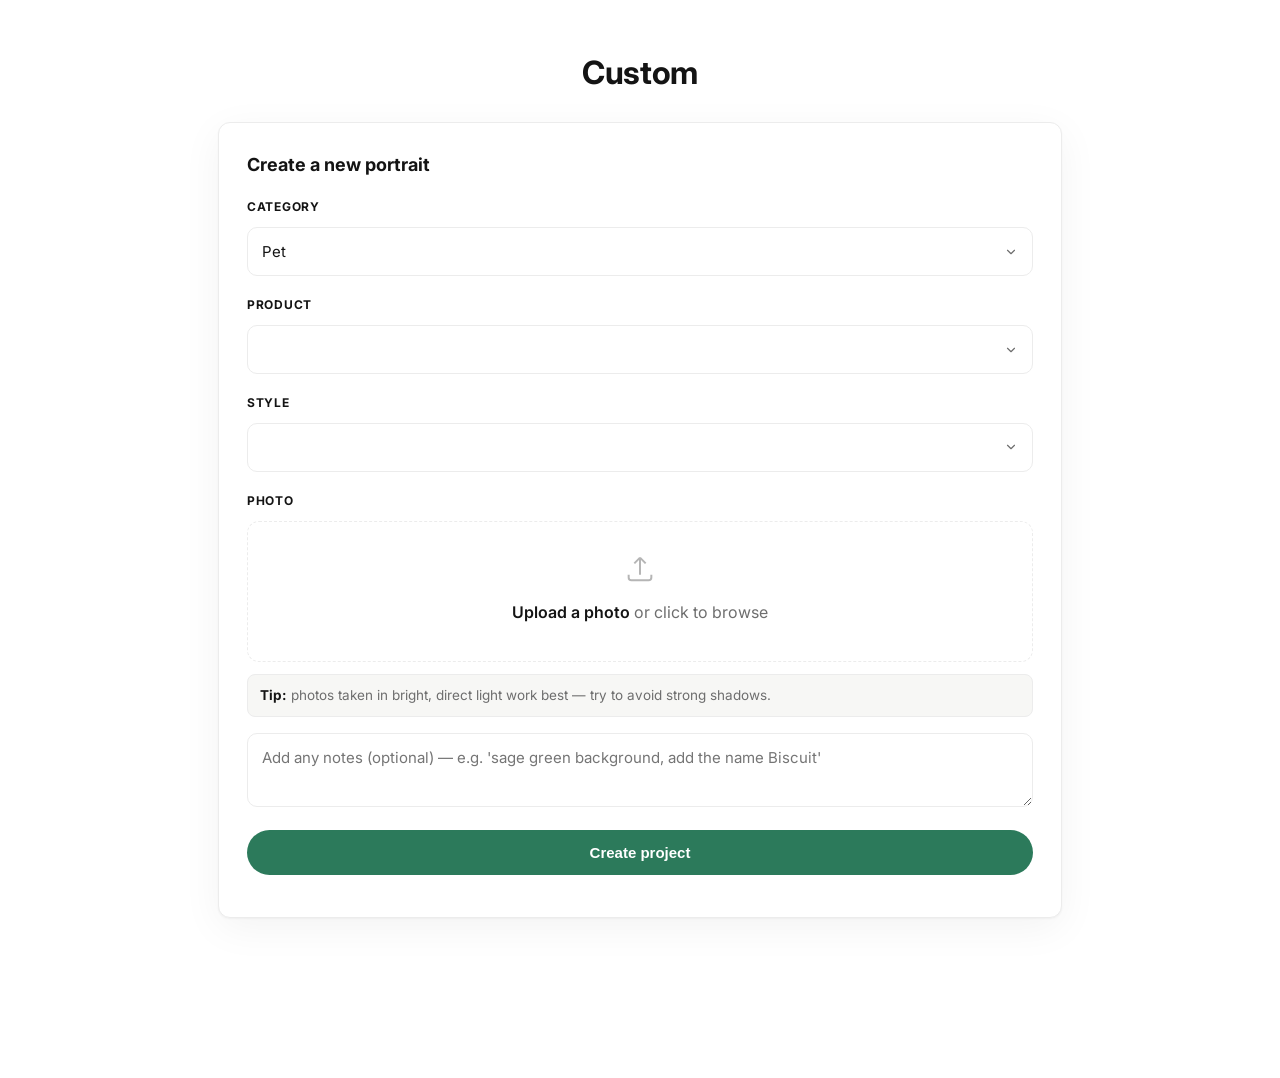
<file: projects.html>
<!DOCTYPE html>
<html lang="en">
<head>
  <meta charset="UTF-8" />
  <meta name="viewport" content="width=device-width, initial-scale=1.0" />
  <title>Custom — Petting Lounge</title>

  <link rel="preconnect" href="https://fonts.googleapis.com" />
  <link rel="preconnect" href="https://fonts.gstatic.com" crossorigin />
  <link href="https://fonts.googleapis.com/css2?family=Inter:wght@400;500;600;700&display=swap" rel="stylesheet" />
  <link rel="stylesheet" href="style.css" />
</head>
<body>

  <site-nav active="projects"></site-nav>

  <main class="projects-page">
    <h1>Custom</h1>

    <!-- CREATE BOX -->
    <section class="panel create-box">
      <h2>Create a new portrait</h2>

      <label class="field-label">Category</label>
      <select id="catSelect" class="select">
        <option value="pet">Pet</option>
        <option value="home">Home</option>
        <option value="memory">Memory</option>
      </select>

      <label class="field-label">Product</label>
      <select id="prodSelect" class="select"></select>

      <label class="field-label">Style</label>
      <select id="styleSelect" class="select"></select>

      <label class="field-label">Photo</label>
      <div class="drop" id="drop" tabindex="0" role="button" aria-label="Upload a photo">
        <svg width="34" height="34" viewBox="0 0 24 24" fill="none" stroke="currentColor" stroke-width="1.4">
          <path d="M12 16V4M12 4l-4 4M12 4l4 4" />
          <path d="M4 16v2a2 2 0 0 0 2 2h12a2 2 0 0 0 2-2v-2" />
        </svg>
        <div><strong>Upload a photo</strong> or click to browse</div>
        <div id="fname" style="margin-top:6px;"></div>
      </div>
      <input type="file" id="file" accept="image/*" hidden />

      <p class="upload-tip">
        <strong>Tip:</strong> photos taken in bright, direct light work best — try to avoid strong shadows.
      </p>

      <textarea id="note" placeholder="Add any notes (optional) — e.g. 'sage green background, add the name Biscuit'"></textarea>

      <button class="btn btn-primary" id="create" disabled>Create project</button>
      <p class="msg" id="msg"></p>
    </section>

    <!-- SAVED PROJECTS (signed-in only) -->
    <section id="saved-section" style="display:none;">
      <h2>Saved</h2>
      <div id="projects" class="project-grid"></div>
    </section>
  </main>

  <script type="module">
    import { supabase } from "./supabaseClient.js";

    const { data: { session } } = await supabase.auth.getSession();
    // My Projects is the one account-only area — send guests to sign up.
    if (!session || session.user.is_anonymous === true) {
      window.location.href = "signup.html";
    }
    const isRealAccount = !!session && session.user.is_anonymous === false;

    const drop      = document.getElementById("drop");
    const fileIn    = document.getElementById("file");
    const fname     = document.getElementById("fname");
    const note      = document.getElementById("note");
    const createBtn = document.getElementById("create");
    const msg       = document.getElementById("msg");
    const catSelect   = document.getElementById("catSelect");
    const prodSelect  = document.getElementById("prodSelect");
    const styleSelect = document.getElementById("styleSelect");
    let selectedFile = null;

    // Styles offered per category (keep in sync with the preview-portrait function).
    const STYLES_BY_CATEGORY = {
      pet:    ["White Background", "Royal Renaissance", "Floral", "Princess"],
      home:   ["Original", "Winter"],
      memory: ["Memory White Background"],
    };

    // Products come live from the catalog table.
    let allProducts = [];
    async function loadCatalog() {
      const { data } = await supabase.from("products").select("*");
      allProducts = data || [];
      refreshCategory();
    }
    function refreshCategory() {
      const cat = catSelect.value;
      const prods = allProducts.filter(p => p.category === cat && p.available);
      prodSelect.innerHTML = prods.length
        ? prods.map(p => `<option value="${p.printify_product_id}">${escapeHtml(p.title || p.product_type)}</option>`).join("")
        : `<option value="">None available yet</option>`;
      const styles = STYLES_BY_CATEGORY[cat] || [];
      styleSelect.innerHTML = styles.map(s => `<option value="${s}">${escapeHtml(s)}</option>`).join("");
    }
    catSelect.addEventListener("change", refreshCategory);
    loadCatalog();

    // ---- pick / drop a file ----
    drop.addEventListener("click", () => fileIn.click());
    drop.addEventListener("keydown", (e) => { if (e.key === "Enter" || e.key === " ") { e.preventDefault(); fileIn.click(); } });
    ["dragover", "dragenter"].forEach(ev => drop.addEventListener(ev, (e) => { e.preventDefault(); drop.classList.add("drag"); }));
    ["dragleave", "drop"].forEach(ev => drop.addEventListener(ev, (e) => { e.preventDefault(); drop.classList.remove("drag"); }));
    drop.addEventListener("drop", (e) => { e.preventDefault(); if (e.dataTransfer.files[0]) pick(e.dataTransfer.files[0]); });
    fileIn.addEventListener("change", (e) => { if (e.target.files[0]) pick(e.target.files[0]); });

    function pick(file) {
      if (!file.type.startsWith("image/")) { alert("Please choose an image file."); return; }
      if (!isRealAccount) { window.location.href = "signup.html"; return; }
      selectedFile = file;
      drop.classList.add("has-file");
      fname.textContent = "✓ " + file.name;
      createBtn.disabled = false;
    }

    // ---- create the project ----
    createBtn.addEventListener("click", async () => {
      if (!selectedFile) return;
      createBtn.disabled = true; createBtn.textContent = "Creating…";
      msg.textContent = ""; msg.className = "msg";
      try {
        const ext = selectedFile.name.split(".").pop();
        const photoPath = `${session.user.id}/${crypto.randomUUID()}.${ext}`;
        const up = await supabase.storage.from("pet-photos")
          .upload(photoPath, selectedFile, { contentType: selectedFile.type });
        if (up.error) throw up.error;

        const selProd = allProducts.find(p => p.printify_product_id === prodSelect.value);
        const ins = await supabase.from("portraits").insert({
          user_id: session.user.id,
          photo_path: photoPath,
          config: {
            note: note.value.trim() || null,
            category: catSelect.value,
            productType: catSelect.value,
            printify_product_id: prodSelect.value || null,
            product_title: selProd ? selProd.title : null,
            style: styleSelect.value || null,
          },
          status: "draft",
        });
        if (ins.error) throw ins.error;

        selectedFile = null; fileIn.value = ""; note.value = "";
        drop.classList.remove("has-file"); fname.textContent = "";
        msg.textContent = "✓ Project created. Hit “Generate portrait” below to make the artwork.";
        msg.className = "msg ok";
        loadSaved();
      } catch (e) {
        msg.textContent = "Something went wrong: " + e.message;
        msg.className = "msg err";
      } finally {
        createBtn.textContent = "Create project";
      }
    });

    // ---- saved projects ----
    async function loadSaved() {
      const section = document.getElementById("saved-section");
      const box = document.getElementById("projects");
      section.style.display = "block";
      box.innerHTML = `<div class="empty">Loading…</div>`;

      const { data: rows, error } = await supabase
        .from("portraits")
        .select("id, photo_path, render_path, config, status, created_at")
        .order("created_at", { ascending: false });

      if (error || !rows || rows.length === 0) {
        box.innerHTML = `<div class="empty">No projects yet — upload a photo above to start.</div>`;
        return;
      }

      const cards = await Promise.all(rows.map(async (r) => {
        const rendered = r.status === "rendered" && r.render_path;

        // Show the rendered artwork if we have it, otherwise the uploaded photo.
        let imgUrl = "";
        if (rendered) {
          imgUrl = supabase.storage.from("portrait-renders").getPublicUrl(r.render_path).data.publicUrl;
        } else {
          const { data: signed } = await supabase.storage.from("pet-photos").createSignedUrl(r.photo_path, 3600);
          imgUrl = signed?.signedUrl || "";
        }

        const date = new Date(r.created_at).toLocaleDateString(undefined, { month: "short", day: "numeric" });
        const label = r.config?.note ? escapeHtml(r.config.note) : "Untitled";

        let action;
        if (rendered) {
          action = `<button class="btn btn-outline btn-sm generate" data-id="${r.id}">Regenerate</button>`;
        } else if (r.status === "rendering") {
          action = `<span class="badge">rendering…</span>`;
        } else {
          action = `<button class="btn btn-primary btn-sm generate" data-id="${r.id}">Generate portrait</button>`;
        }

        return `
          <div class="project-card">
            <img src="${imgUrl}" alt="Project image" />
            <div class="body">
              <div class="note">${label}</div>
              <div class="meta"><span>${r.status}</span><span>${date}</span></div>
              <div style="margin-top:10px;">${action}</div>
            </div>
          </div>`;
      }));
      box.innerHTML = cards.join("");

      // wire the generate buttons
      box.querySelectorAll(".generate").forEach((btn) => {
        btn.addEventListener("click", () => generate(btn));
      });
    }

    // ---- call the edge function to render ----
    async function generate(btn) {
      const portraitId = btn.dataset.id;
      btn.disabled = true;
      btn.textContent = "Rendering… (~15s)";
      try {
        const { data, error } = await supabase.functions.invoke("render-portrait", {
          body: { portraitId },
        });
        if (error) throw error;
        loadSaved(); // refresh to show the finished artwork
      } catch (e) {
        alert("Render failed: " + (e.message || e));
        loadSaved();
      }
    }

    function escapeHtml(s) {
      return s.replace(/[&<>"']/g, (c) => ({ "&":"&amp;","<":"&lt;",">":"&gt;",'"':"&quot;","'":"&#39;" }[c]));
    }

    if (isRealAccount) loadSaved();
  </script>

  <script type="module" src="Navbar.js"></script>
</body>
</html>
</file>
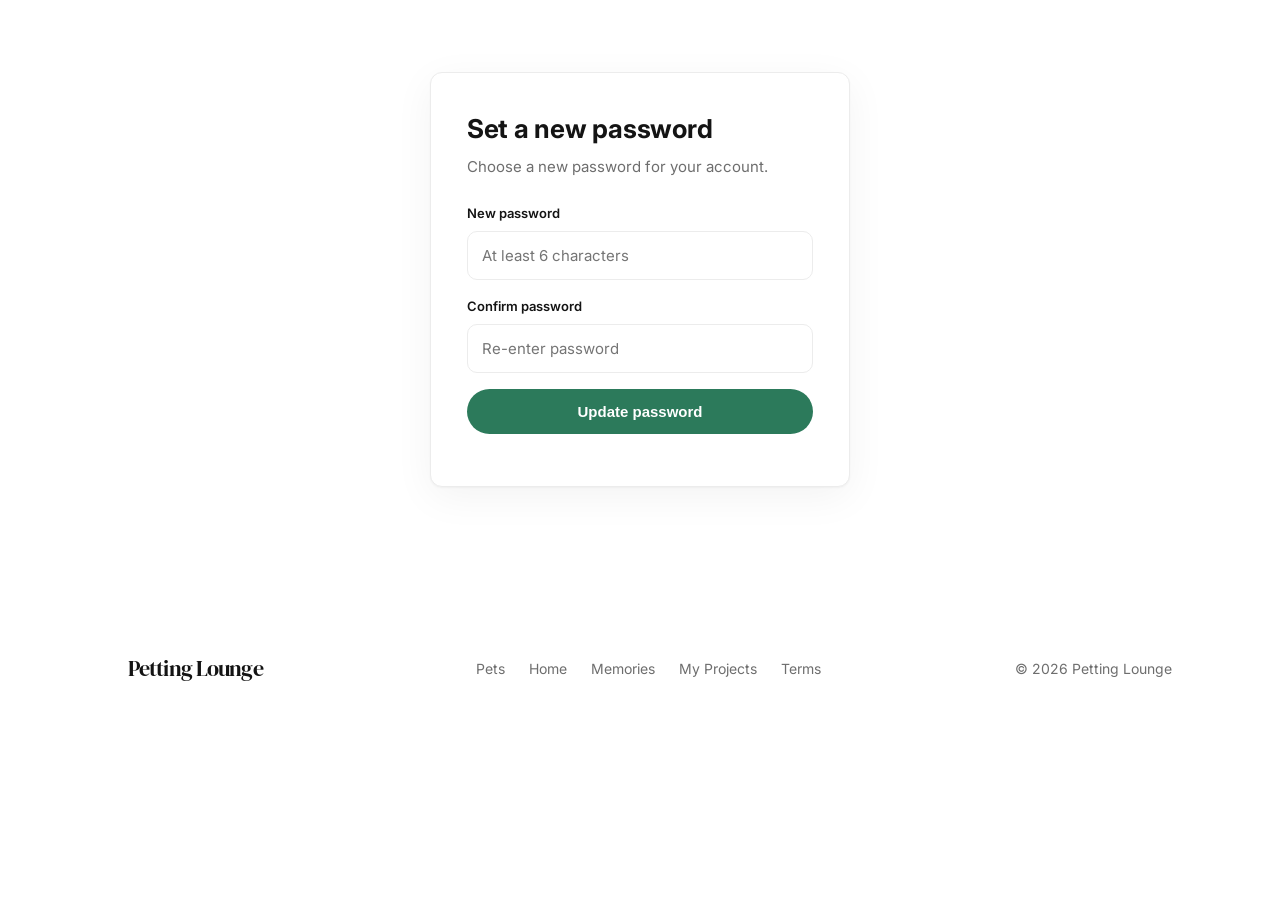
<file: reset-password.html>
<!DOCTYPE html>
<html lang="en">
<head>
  <meta charset="UTF-8" />
  <meta name="viewport" content="width=device-width, initial-scale=1.0" />
  <title>Reset password — Petting Lounge</title>

  <link rel="preconnect" href="https://fonts.googleapis.com" />
  <link rel="preconnect" href="https://fonts.gstatic.com" crossorigin />
  <link href="https://fonts.googleapis.com/css2?family=Inter:wght@400;500;600;700&display=swap" rel="stylesheet" />
  <link rel="stylesheet" href="style.css" />
</head>
<body>

  <site-nav></site-nav>

  <main class="auth-wrap">
    <div class="auth-card">
      <h1>Set a new password</h1>
      <p class="sub">Choose a new password for your account.</p>

      <form id="reset-form">
        <label for="password">New password</label>
        <input type="password" id="password" placeholder="At least 6 characters" required minlength="6" autocomplete="new-password" />

        <label for="confirm">Confirm password</label>
        <input type="password" id="confirm" placeholder="Re-enter password" required minlength="6" autocomplete="new-password" />

        <button type="submit" class="btn btn-primary" id="submit-btn" style="width:100%; text-align:center;">Update password</button>
      </form>

      <p class="msg" id="message"></p>
    </div>
  </main>

  <script type="module">
    import { supabase } from "./supabaseClient.js";

    const form    = document.getElementById("reset-form");
    const passIn  = document.getElementById("password");
    const confIn  = document.getElementById("confirm");
    const btn     = document.getElementById("submit-btn");
    const message = document.getElementById("message");

    // When the user arrives from the email link, Supabase reads the recovery
    // token from the URL and creates a temporary session automatically. If
    // there's no session (link expired or opened directly), we tell them.
    const { data: { session } } = await supabase.auth.getSession();
    if (!session) {
      form.style.display = "none";
      message.textContent = "This reset link is invalid or has expired. Request a new one from your account.";
      message.className = "msg err";
    }

    form.addEventListener("submit", async (e) => {
      e.preventDefault();
      const pass = passIn.value, conf = confIn.value;
      message.textContent = ""; message.className = "msg";

      if (pass !== conf) {
        message.textContent = "Passwords don't match.";
        message.className = "msg err";
        return;
      }

      btn.disabled = true; btn.textContent = "Updating…";
      const { error } = await supabase.auth.updateUser({ password: pass });

      if (error) {
        message.textContent = error.message;
        message.className = "msg err";
        btn.disabled = false; btn.textContent = "Update password";
        return;
      }

      message.textContent = "✓ Password updated. Redirecting to your account…";
      message.className = "msg ok";
      setTimeout(() => { window.location.href = "account.html"; }, 1500);
    });
  </script>

  <script type="module" src="Navbar.js"></script>
  <footer class="footer">
    <div class="container">
      <a class="brand" href="index.html" aria-label="Petting Lounge home">Petting Lounge</a>
      <nav>
        <a href="pet.html">Pets</a>
        <a href="home.html">Home</a>
        <a href="memories.html">Memories</a>
        <a href="custom.html">My Projects</a>
        <a href="terms.html">Terms</a>
      </nav>
      <span class="muted">© 2026 Petting Lounge</span>
    </div>
  </footer>

</body>
</html>
</file>
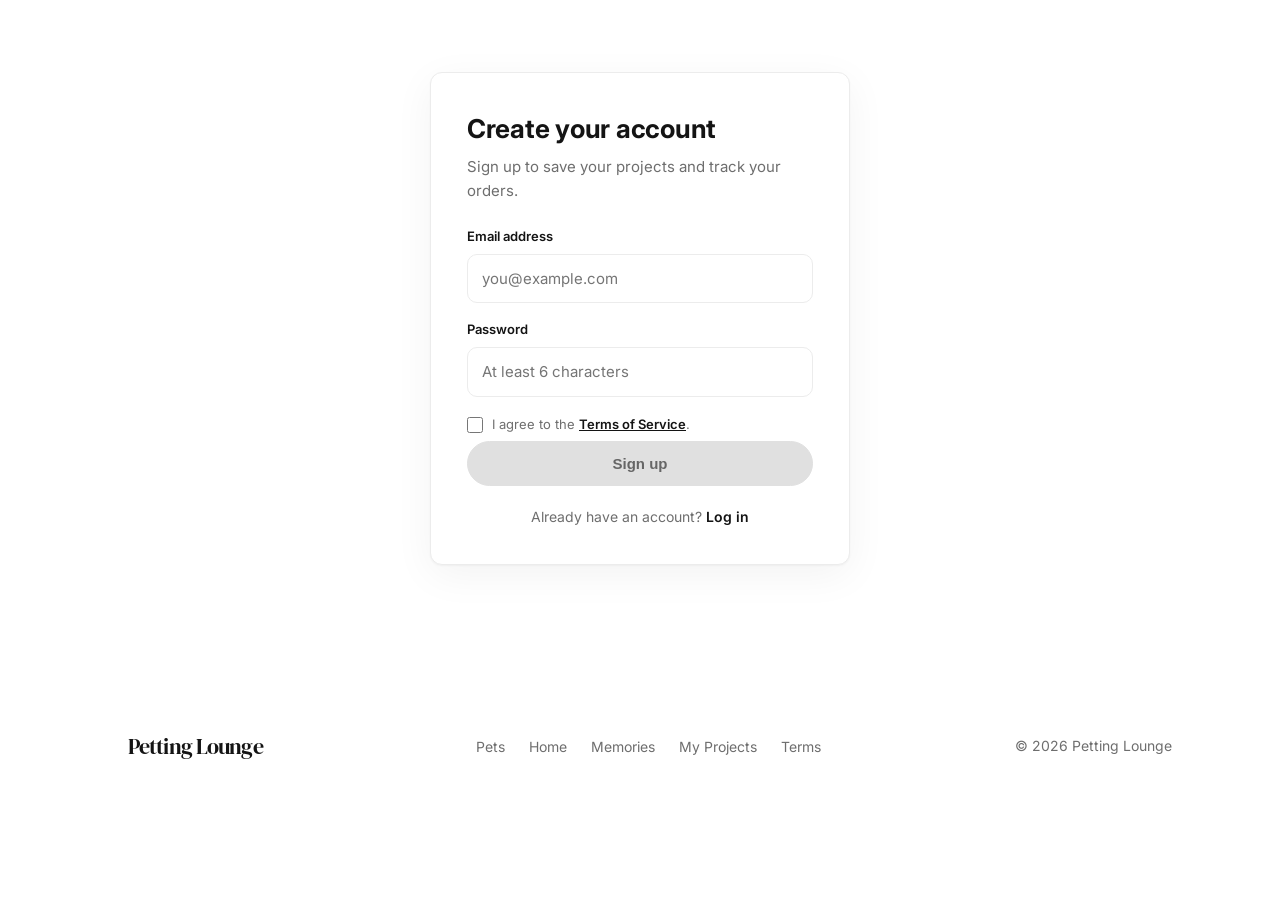
<file: signup.html>
<!DOCTYPE html>
<html lang="en">
<head>
  <meta charset="UTF-8" />
  <meta name="viewport" content="width=device-width, initial-scale=1.0" />
  <title>Sign up — Petting Lounge</title>

  <link rel="preconnect" href="https://fonts.googleapis.com" />
  <link rel="preconnect" href="https://fonts.gstatic.com" crossorigin />
  <link href="https://fonts.googleapis.com/css2?family=Inter:wght@400;500;600;700&display=swap" rel="stylesheet" />
  <link rel="stylesheet" href="style.css?v=signup-terms-2" />
</head>
<body>

  <site-nav></site-nav>

  <main class="auth-wrap">
    <div class="auth-card">

      <!-- SIGN UP FORM -->
      <div id="form-view">
        <h1>Create your account</h1>
        <p class="sub">Sign up to save your projects and track your orders.</p>

        <form id="auth-form">
          <label for="email">Email address</label>
          <input type="email" id="email" placeholder="you@example.com" required autocomplete="email" />

          <label for="password">Password</label>
          <input type="password" id="password" placeholder="At least 6 characters" required minlength="6" autocomplete="new-password" />

          <label class="terms-check" for="terms">
            <input type="checkbox" id="terms" required />
            <span>I agree to the <a href="terms.html">Terms of Service</a>.</span>
          </label>

          <button type="submit" class="btn btn-primary" id="submit-btn" disabled>Sign up</button>
        </form>

        <p class="msg" id="message"></p>
        <p class="switch">Already have an account? <a href="login.html">Log in</a></p>
      </div>

      <!-- ALREADY SIGNED IN -->
      <div id="signed-in-view" style="display:none;">
        <h1>You're signed in</h1>
        <p class="signed">Signed in as <b id="account-email"></b>.</p>
        <a href="custom.html" class="btn btn-primary" style="width:100%; text-align:center;">Go to your projects</a>
        <p class="fine"><a href="#" id="signout" style="color:var(--ink-soft);">Sign out</a></p>
      </div>

    </div>
  </main>

  <!-- auth logic -->
  <script type="module">
    import { supabase } from "./supabaseClient.js";

    const formView     = document.getElementById("form-view");
    const signedInView = document.getElementById("signed-in-view");
    const form    = document.getElementById("auth-form");
    const emailIn = document.getElementById("email");
    const passIn  = document.getElementById("password");
    const termsIn = document.getElementById("terms");
    const btn     = document.getElementById("submit-btn");
    const message = document.getElementById("message");

    let submitting = false;
    function updateSubmitButton() { btn.disabled = submitting || !termsIn.checked; }
    termsIn.addEventListener("change", updateSubmitButton);
    window.addEventListener("pageshow", updateSubmitButton);
    updateSubmitButton();

    async function checkExisting() {
      const { data: { session } } = await supabase.auth.getSession();
      if (session && session.user.is_anonymous === false) {
        document.getElementById("account-email").textContent = session.user.email;
        formView.style.display = "none";
        signedInView.style.display = "block";
      }
    }

    form.addEventListener("submit", async (e) => {
      e.preventDefault();
      const email = emailIn.value.trim();
      const password = passIn.value;
      if (submitting || !email || !password || !termsIn.checked) return;

      submitting = true;
      updateSubmitButton(); btn.textContent = "Creating account…";
      message.textContent = ""; message.className = "msg";

      try {
        const { data, error } = await supabase.auth.signUp({
          email,
          password,
          options: { data: { terms_accepted_at: new Date().toISOString(), terms_version: "2026-09-08" } },
        });

        if (error) {
          message.textContent = error.message;
          message.className = "msg err";
          return;
        }

        if (data.session) {
          window.location.href = "index.html";        // confirmation off: straight in
        } else {
          message.textContent = "Account created. Check your email to confirm, then log in.";
          message.className = "msg ok";
        }
      } catch {
        message.textContent = "Unable to create your account. Please try again.";
        message.className = "msg err";
      } finally {
        submitting = false;
        updateSubmitButton();
        btn.textContent = "Sign up";
      }
    });

    document.getElementById("signout").addEventListener("click", async (e) => {
      e.preventDefault();
      await supabase.auth.signOut();
      location.reload();
    });

    checkExisting();
  </script>

  <!-- navbar -->
  <script type="module" src="Navbar.js"></script>
  <footer class="footer">
    <div class="container">
      <a class="brand" href="index.html" aria-label="Petting Lounge home">Petting Lounge</a>
      <nav>
        <a href="pet.html">Pets</a>
        <a href="home.html">Home</a>
        <a href="memories.html">Memories</a>
        <a href="custom.html">My Projects</a>
        <a href="terms.html">Terms</a>
      </nav>
      <span class="muted">© 2026 Petting Lounge</span>
    </div>
  </footer>

</body>
</html>
</file>
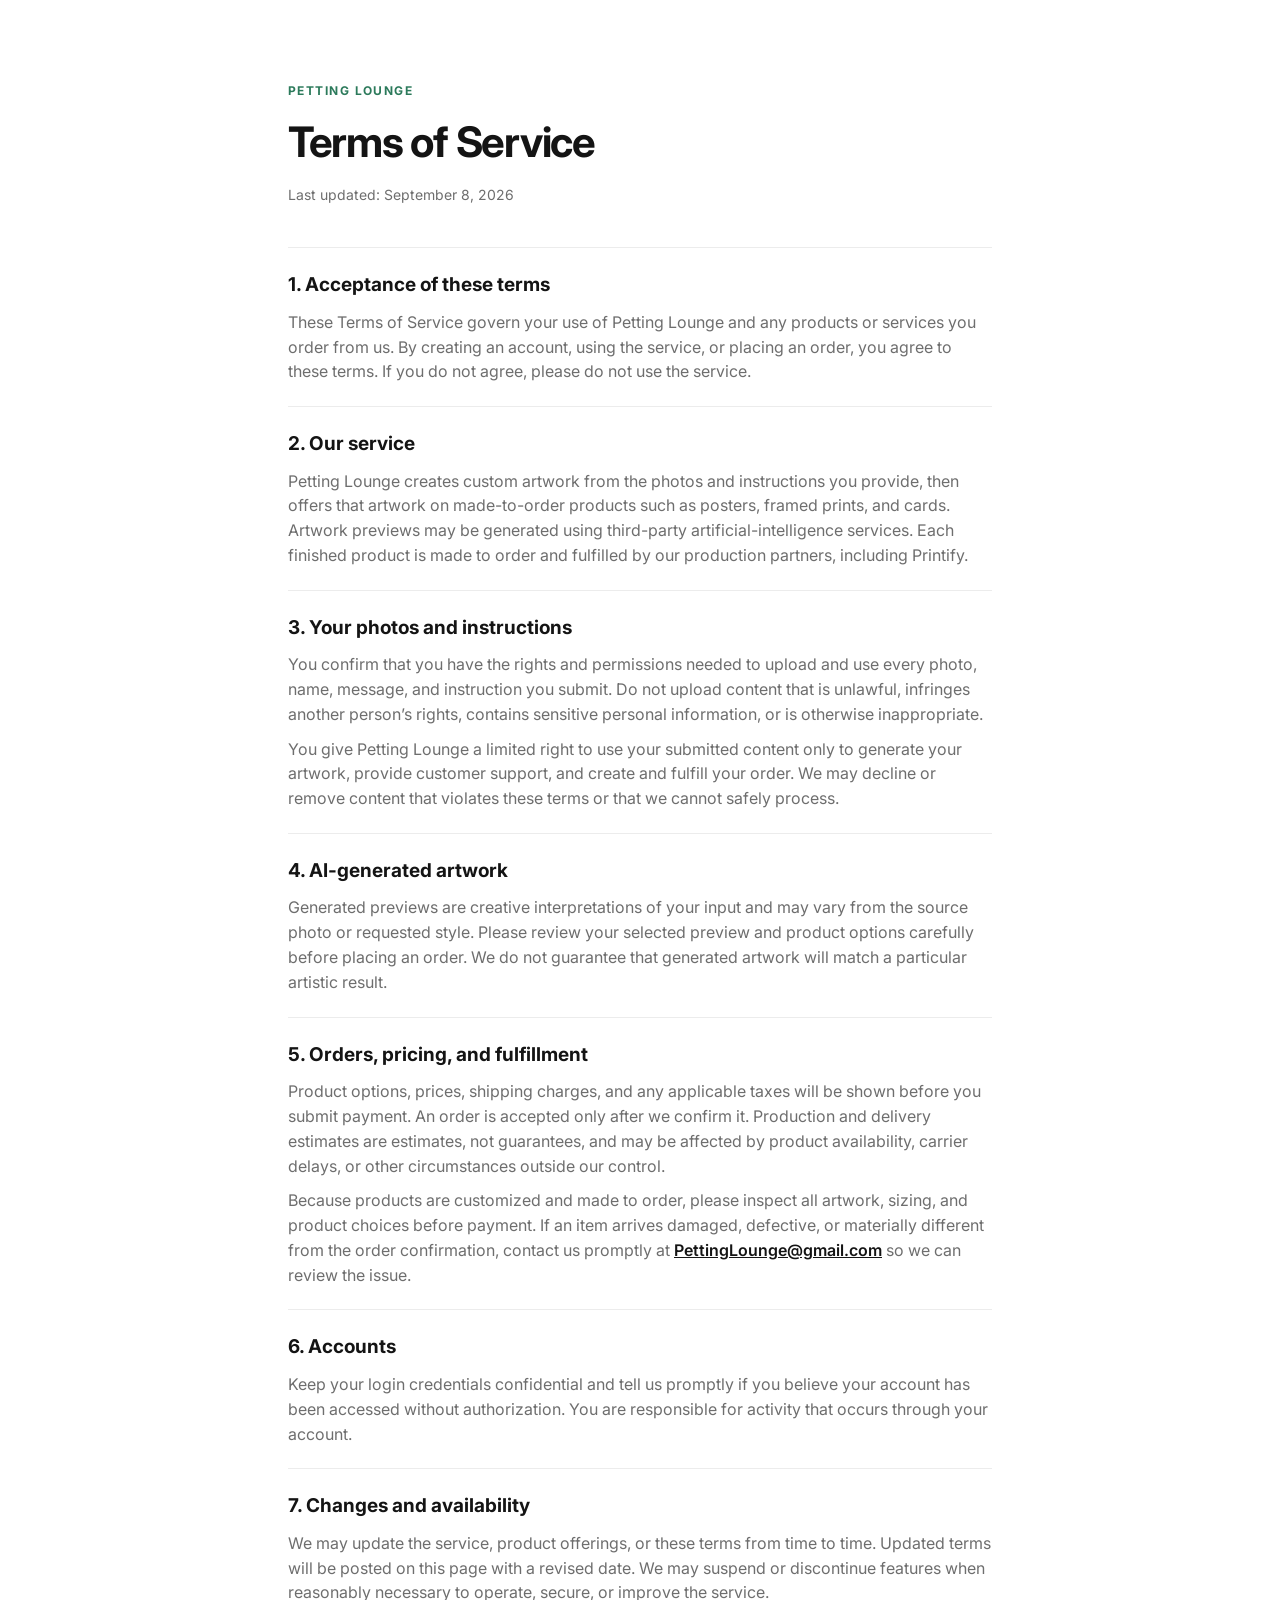
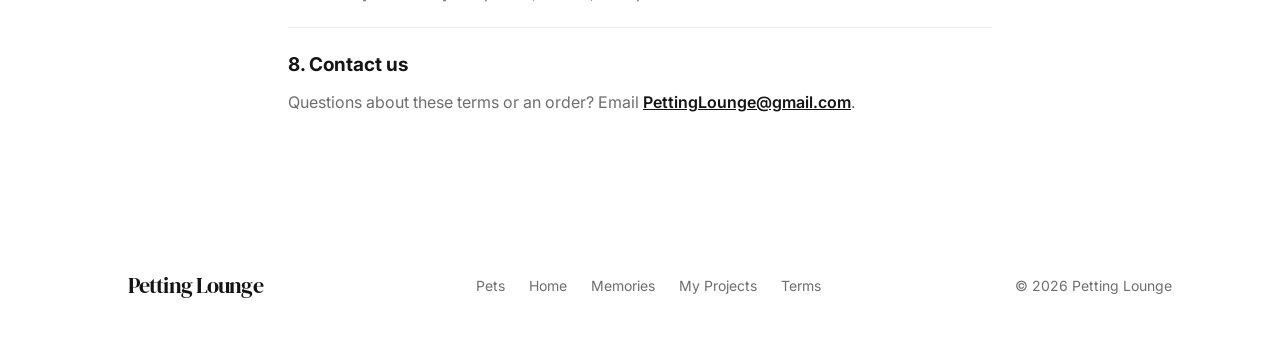
<file: terms.html>
<!DOCTYPE html>
<html lang="en">
<head>
  <meta charset="UTF-8" />
  <meta name="viewport" content="width=device-width, initial-scale=1.0" />
  <title>Terms of Service — Petting Lounge</title>
  <link rel="preconnect" href="https://fonts.googleapis.com" />
  <link rel="preconnect" href="https://fonts.gstatic.com" crossorigin />
  <link href="https://fonts.googleapis.com/css2?family=Inter:wght@400;500;600;700&display=swap" rel="stylesheet" />
  <link rel="stylesheet" href="style.css" />
</head>
<body>
  <site-nav></site-nav>

  <main class="legal-page">
    <p class="eyebrow">PETTING LOUNGE</p>
    <h1>Terms of Service</h1>
    <p class="legal-updated">Last updated: September 8, 2026</p>

    <section>
      <h2>1. Acceptance of these terms</h2>
      <p>These Terms of Service govern your use of Petting Lounge and any products or services you order from us. By creating an account, using the service, or placing an order, you agree to these terms. If you do not agree, please do not use the service.</p>
    </section>

    <section>
      <h2>2. Our service</h2>
      <p>Petting Lounge creates custom artwork from the photos and instructions you provide, then offers that artwork on made-to-order products such as posters, framed prints, and cards. Artwork previews may be generated using third-party artificial-intelligence services. Each finished product is made to order and fulfilled by our production partners, including Printify.</p>
    </section>

    <section>
      <h2>3. Your photos and instructions</h2>
      <p>You confirm that you have the rights and permissions needed to upload and use every photo, name, message, and instruction you submit. Do not upload content that is unlawful, infringes another person’s rights, contains sensitive personal information, or is otherwise inappropriate.</p>
      <p>You give Petting Lounge a limited right to use your submitted content only to generate your artwork, provide customer support, and create and fulfill your order. We may decline or remove content that violates these terms or that we cannot safely process.</p>
    </section>

    <section>
      <h2>4. AI-generated artwork</h2>
      <p>Generated previews are creative interpretations of your input and may vary from the source photo or requested style. Please review your selected preview and product options carefully before placing an order. We do not guarantee that generated artwork will match a particular artistic result.</p>
    </section>

    <section>
      <h2>5. Orders, pricing, and fulfillment</h2>
      <p>Product options, prices, shipping charges, and any applicable taxes will be shown before you submit payment. An order is accepted only after we confirm it. Production and delivery estimates are estimates, not guarantees, and may be affected by product availability, carrier delays, or other circumstances outside our control.</p>
      <p>Because products are customized and made to order, please inspect all artwork, sizing, and product choices before payment. If an item arrives damaged, defective, or materially different from the order confirmation, contact us promptly at <a href="mailto:PettingLounge@gmail.com">PettingLounge@gmail.com</a> so we can review the issue.</p>
    </section>

    <section>
      <h2>6. Accounts</h2>
      <p>Keep your login credentials confidential and tell us promptly if you believe your account has been accessed without authorization. You are responsible for activity that occurs through your account.</p>
    </section>

    <section>
      <h2>7. Changes and availability</h2>
      <p>We may update the service, product offerings, or these terms from time to time. Updated terms will be posted on this page with a revised date. We may suspend or discontinue features when reasonably necessary to operate, secure, or improve the service.</p>
    </section>

    <section>
      <h2>8. Contact us</h2>
      <p>Questions about these terms or an order? Email <a href="mailto:PettingLounge@gmail.com">PettingLounge@gmail.com</a>.</p>
    </section>
  </main>

  <footer class="footer">
    <div class="container">
      <a class="brand" href="index.html" aria-label="Petting Lounge home">Petting Lounge</a>
      <nav>
        <a href="pet.html">Pets</a>
        <a href="home.html">Home</a>
        <a href="memories.html">Memories</a>
        <a href="custom.html">My Projects</a>
        <a href="terms.html">Terms</a>
      </nav>
      <span class="muted">© 2026 Petting Lounge</span>
    </div>
  </footer>

  <script type="module" src="Navbar.js"></script>
</body>
</html>
</file>
<file: style.css>
/* =========================================================================
   style.css — Northlight Studio
   One clean, white theme shared by every page. Change a value here once and
   it updates everywhere. Colors live in :root as easy-to-read variables.
   ========================================================================= */

@import url('https://fonts.googleapis.com/css2?family=DM+Serif+Display:ital@0;1&family=Inter:wght@400;500;600;700&display=swap');

:root {
  --bg:        #ffffff;   /* page background */
  --wash:      #f7f7f5;   /* soft section background */
  --ink:       #141414;   /* main text */
  --ink-soft:  #6e6e6e;   /* secondary text */
  --line:      #ececec;   /* borders + dividers */
  --accent:      #2c7a5b;   /* fresh green — the site's pop of color */
  --accent-dark: #24624a;   /* darker green for button hover */
  --brown:       #7a5b43;   /* deep walnut — nav border on hover/active */
  --brown-line:  #b39b82;   /* medium brown — default nav borders */

  --radius:    12px;
  --shadow:    0 1px 2px rgba(0,0,0,.04), 0 10px 40px rgba(0,0,0,.05);
  --maxw:      1120px;
}

* { box-sizing: border-box; margin: 0; padding: 0; }

html { scroll-behavior: smooth; }

body {
  font-family: "Inter", system-ui, -apple-system, sans-serif;
  background: var(--bg);
  color: var(--ink);
  line-height: 1.55;
  -webkit-font-smoothing: antialiased;
}

a { color: inherit; }

/* ---------- shared layout ---------- */
.container { max-width: var(--maxw); margin: 0 auto; padding: 0 28px; }

/* ---------- buttons ---------- */
.btn {
  display: inline-block; cursor: pointer; text-decoration: none;
  font-size: 15px; font-weight: 600; border-radius: 999px;
  padding: 13px 26px; border: 1px solid transparent;
  transition: transform .08s ease, background .15s ease, border-color .15s ease;
}
.btn:active { transform: translateY(1px); }
.btn-primary { background: var(--accent); color: #fff; }
.btn-primary:hover { background: var(--accent-dark); }
#submit-btn:disabled { background: #e0e0e0; color: #666; border-color: #e0e0e0; opacity: 1; cursor: not-allowed; }
.btn-outline { background: #fff; color: var(--ink); border-color: var(--line); }
.btn-outline:hover { border-color: var(--ink); }

/* =========================================================================
   NAVBAR  (markup comes from Navbar.js; styles live here)
   ========================================================================= */
.nav {
  /* three zones: logo (left) | links (center) | account (right) */
  display: grid; grid-template-columns: 1fr auto 1fr; align-items: center;
  padding: 16px 28px;
  border-bottom: 2px solid var(--brown-line);
  position: sticky; top: 0; z-index: 40;
  background: rgba(255,255,255,.92);
  backdrop-filter: blur(10px);
}
.nav a { text-decoration: none; }

/* Brand: a clean editorial text wordmark. */
.nav .brand {
  justify-self: start; color: var(--ink); line-height: 1;
  font-family: "DM Serif Display", Georgia, serif;
  font-size: 24px; letter-spacing: -.04em;
}

/* center cluster */
.nav .center { justify-self: center; display: flex; align-items: center; gap: 12px; }

/* pill links (Gallery, My Projects) + the Create toggle:
   brown border only, white fill, no colored background */
.nav .center > a,
.nav .drop-toggle {
  color: var(--ink-soft); font: inherit; font-size: 15px; font-weight: 500; cursor: pointer;
  background: #fff; border: 1px solid var(--brown-line); border-radius: 999px; padding: 8px 18px;
  transition: color .15s ease, border-color .15s ease;
}
.nav .center > a:hover,
.nav .drop-toggle:hover { color: var(--ink); border-color: var(--brown); }
.nav .center > a.active,
.nav .drop-toggle.active { color: var(--ink); font-weight: 600; border-color: var(--brown); }

/* dropdown */
.nav .dropdown { position: relative; }
.nav .drop-toggle { display: inline-flex; align-items: center; gap: 6px; }
.nav .drop-toggle .caret { font-size: 11px; opacity: .8; }

/* invisible bridge fills the gap so hover never breaks between button and menu */
.nav .dropdown::after {
  content: "";
  position: absolute; top: 100%; left: 0; right: 0; height: 10px;
}

.nav .dropdown .menu {
  display: none; position: absolute; top: calc(100% + 8px); left: 50%; transform: translateX(-50%);
  background: #fff; border: 1px solid var(--brown-line); border-radius: 12px;
  box-shadow: var(--shadow); padding: 6px; min-width: 160px; z-index: 50;
}
.nav .dropdown:hover .menu,
.nav .dropdown:focus-within .menu,
.nav .dropdown.open .menu { display: block; }
.nav .dropdown .menu a {
  display: block; padding: 10px 14px; border-radius: 8px;
  font-size: 14px; font-weight: 500; color: var(--ink);
}
.nav .dropdown .menu a:hover { background: var(--wash); }

/* account, top-right */
.nav .account { justify-self: end; }
.nav .account a {
  background: #fff; border: 1px solid var(--brown-line); border-radius: 999px; padding: 8px 16px;
  color: var(--ink); font-weight: 500; font-size: 15px;
}
.nav .account a:hover { border-color: var(--brown); }

@media (max-width: 700px) {
  .nav {
    grid-template-columns: 1fr auto;
    grid-template-areas: "brand account" "center center";
    row-gap: 12px; padding: 12px 16px;
  }
  .nav .brand   { grid-area: brand; }
  .nav .brand { font-size: 22px; }
  .nav .account { grid-area: account; justify-self: end; }
  .nav .center  { grid-area: center; justify-self: center; flex-wrap: wrap; justify-content: center; gap: 8px; }
  .nav .center > a, .nav .drop-toggle { font-size: 14px; padding: 7px 12px; }
}

/* =========================================================================
   HERO
   ========================================================================= */
.hero {
  display: grid; grid-template-columns: 1.05fr .95fr; gap: 42px;
  align-items: center; padding: 44px 0 48px;
}
.hero h1 {
  font-size: 54px; line-height: 1.05; letter-spacing: -.02em; font-weight: 700;
  margin-bottom: 20px;
}
.hero p.lead { font-size: 18px; color: var(--ink-soft); max-width: 30ch; margin-bottom: 30px; }
.hero .cta-row { display: flex; gap: 12px; flex-wrap: wrap; }
.hero .reassure { margin-top: 18px; font-size: 14px; color: var(--ink-soft); }

/* the framed portrait shown in the hero */
.frame {
  background: #fff; border: 1px solid var(--line); border-radius: var(--radius);
  box-shadow: var(--shadow); padding: 14px; justify-self: center; max-width: 310px; width: 100%;
}
.frame .art {
  background: var(--wash); border-radius: 8px; aspect-ratio: 4/5;
  display: flex; flex-direction: column; align-items: center; justify-content: center; gap: 14px;
}
.frame .art svg { width: 44%; opacity: .85; }
.frame .art .petname { font-size: 26px; letter-spacing: .02em; color: var(--ink); }

/* =========================================================================
   STEPS
   ========================================================================= */
.steps { background: var(--wash); border-top: 1px solid var(--line); border-bottom: 1px solid var(--line); }
.steps .container { padding-top: 72px; padding-bottom: 72px; }
.steps h2 { font-size: 30px; letter-spacing: -.01em; text-align: center; margin-bottom: 8px; }
.steps .sub { text-align: center; color: var(--ink-soft); margin-bottom: 48px; }
.steps .grid { display: grid; grid-template-columns: repeat(3, 1fr); gap: 28px; }
.step { background: #fff; border: 1px solid var(--line); border-radius: var(--radius); padding: 30px; }
.step .num {
  width: 34px; height: 34px; border-radius: 999px; background: var(--accent); color: #fff;
  display: flex; align-items: center; justify-content: center; font-weight: 600; font-size: 15px;
  margin-bottom: 16px;
}
.step h3 { font-size: 18px; margin-bottom: 6px; }
.step p { color: var(--ink-soft); font-size: 15px; }

/* =========================================================================
   FOOTER
   ========================================================================= */
.footer { padding: 44px 0; }
.footer .container { display: flex; align-items: center; justify-content: space-between; flex-wrap: wrap; gap: 14px; }
.footer .brand { color: var(--ink); font-family: "DM Serif Display", Georgia, serif; font-size: 22px; letter-spacing: -.04em; text-decoration: none; }
.footer .muted { color: var(--ink-soft); font-size: 14px; }
.footer a { color: var(--ink-soft); text-decoration: none; font-size: 14px; margin-left: 20px; }
.footer a:hover { color: var(--ink); }

/* =========================================================================
   RESPONSIVE
   ========================================================================= */
@media (max-width: 820px) {
  .hero { grid-template-columns: 1fr; gap: 36px; padding: 56px 0 64px; text-align: center; }
  .hero h1 { font-size: 40px; }
  .hero p.lead { margin-left: auto; margin-right: auto; }
  .hero .cta-row { justify-content: center; }
  .frame { grid-row: 1; }
  .steps .grid { grid-template-columns: 1fr; }
}
@media (prefers-reduced-motion: reduce) { * { scroll-behavior: auto; } }

/* =========================================================================
   AUTH  (login.html)
   ========================================================================= */
.auth-wrap { display: flex; justify-content: center; padding: 72px 28px 120px; }
.auth-card {
  width: 100%; max-width: 420px; background: #fff;
  border: 1px solid var(--line); border-radius: var(--radius);
  box-shadow: var(--shadow); padding: 36px;
}
.auth-card h1 { font-size: 26px; letter-spacing: -.01em; margin-bottom: 6px; }
.auth-card .sub { color: var(--ink-soft); font-size: 15px; margin-bottom: 24px; }
.auth-card label { display: block; font-size: 13px; font-weight: 600; margin-bottom: 8px; }
.auth-card input[type="email"],
.auth-card input[type="password"] {
  width: 100%; font: inherit; font-size: 15px; padding: 12px 14px;
  border: 1px solid var(--line); border-radius: 10px; margin-bottom: 16px;
}
.auth-card input[type="email"]:focus,
.auth-card input[type="password"]:focus {
  outline: 2px solid var(--ink); outline-offset: 1px; border-color: transparent;
}
.auth-tabs {
  display: flex; gap: 6px; background: var(--wash);
  border-radius: 10px; padding: 4px; margin-bottom: 24px;
}
.auth-tabs button {
  flex: 1; font: inherit; font-size: 14px; font-weight: 600; cursor: pointer;
  border: none; background: transparent; color: var(--ink-soft);
  padding: 9px 0; border-radius: 7px; transition: background .15s, color .15s;
}
.auth-tabs button.active { background: #fff; color: var(--ink); box-shadow: 0 1px 2px rgba(0,0,0,.06); }
.auth-card .btn { width: 100%; text-align: center; }
.auth-card .msg { margin-top: 16px; font-size: 14px; line-height: 1.45; }
.auth-card .msg.ok  { color: #1a7f4b; }
.auth-card .msg.err { color: #b4232a; }
.auth-card .fine { margin-top: 18px; font-size: 13px; color: var(--ink-soft); text-align: center; }
.auth-card .signed { font-size: 15px; color: var(--ink); margin-bottom: 20px; }
.auth-card .signed b { font-weight: 600; }

/* link at the bottom of an auth card to switch between login / signup */
.auth-card .switch { margin-top: 20px; text-align: center; font-size: 14px; color: var(--ink-soft); }
.auth-card .switch a { color: var(--ink); font-weight: 600; text-decoration: none; }
.auth-card .switch a:hover { text-decoration: underline; }
.terms-check { display: flex !important; align-items: flex-start; gap: 9px; margin: 2px 0 18px; color: var(--ink-soft); font-size: 13px !important; font-weight: 400 !important; line-height: 1.45; }
.terms-check input { width: 16px; height: 16px; flex: 0 0 auto; margin: 2px 0 0; accent-color: var(--accent); }
.terms-check a { color: var(--ink); font-weight: 600; }

/* =========================================================================
   TERMS OF SERVICE
   ========================================================================= */
.legal-page { max-width: 760px; margin: 0 auto; padding: 72px 28px 88px; }
.legal-page .eyebrow { color: var(--accent); font-size: 12px; font-weight: 700; letter-spacing: .12em; }
.legal-page h1 { margin: 8px 0 8px; font-size: 42px; letter-spacing: -.03em; }
.legal-updated { color: var(--ink-soft); font-size: 14px; margin-bottom: 42px; }
.legal-page section { padding: 22px 0; border-top: 1px solid var(--line); }
.legal-page h2 { font-size: 19px; margin-bottom: 9px; }
.legal-page p { color: var(--ink-soft); margin-top: 10px; }
.legal-page a { color: var(--ink); font-weight: 600; }

/* =========================================================================
   ACCOUNT  (account.html)
   ========================================================================= */
.account-page { max-width: 720px; margin: 0 auto; padding: 56px 28px 120px; }
.account-page h1 { font-size: 32px; letter-spacing: -.01em; margin-bottom: 28px; }
.account-body { background: #fff; }
.account-page h1, .account-page .panel h2 { color: var(--accent-dark); }
.account-page .panel { background: #fff; border-color: #bdd8c8; }
.credits-panel #credit-balance { font-size: clamp(22px, 4vw, 30px); font-weight: 700; }
.credits-panel .info-row { align-items: center; border-bottom-color: #c9ddd1; }
.credits-panel .credit-summary { padding-top: 14px; border-top: 1px solid #c9ddd1; color: var(--accent-dark); }

.panel {
  background: #fff; border: 1px solid var(--line); border-radius: var(--radius);
  box-shadow: var(--shadow); padding: 28px; margin-bottom: 24px;
}
.panel h2 { font-size: 18px; margin-bottom: 18px; }
.credit-summary { margin: 14px 0 0; color: var(--ink-soft); font-size: 14px; line-height: 1.45; }
#credit-balance { color: var(--accent); font-weight: 700; }
#credit-reload { margin-top: 18px; }
.credit-packages { display: grid; grid-template-columns: repeat(3, minmax(0, 1fr)); gap: 8px; margin-top: 14px; }
.credit-packages .btn { min-width: 0; padding: 12px 8px; font-size: 14px; text-align: center; white-space: normal; }
.credits-panel .credit-packages .btn { display: flex; flex-direction: column; gap: 6px; border-radius: 14px; padding: 18px 8px; background: #fff; color: var(--accent-dark); border-color: #b7d3c2; }
.credits-panel .credit-packages .btn:hover:not(:disabled) { background: #dcefe3; border-color: var(--accent); }
.credits-panel .credit-packages .btn:focus-visible { outline: 3px solid var(--accent); outline-offset: 3px; }
.package-credits { font-weight: 700; }
.package-price { font-size: 19px; }
.package-price small { font-size: 11px; font-weight: 400; }

.info-row {
  display: flex; justify-content: space-between; gap: 16px;
  padding: 11px 0; border-bottom: 1px solid var(--line); font-size: 15px;
}
.info-row:last-child { border-bottom: none; }
.info-row .label { color: var(--ink-soft); }
.info-row .value { font-weight: 500; text-align: right; }

.account-actions { display: flex; gap: 12px; margin-top: 22px; flex-wrap: wrap; }

.order {
  display: flex; justify-content: space-between; align-items: center; gap: 16px;
  padding: 16px 0; border-bottom: 1px solid var(--line);
}
.order:last-child { border-bottom: none; }
.order .oid { font-weight: 600; color: var(--ink); font-size: 15px; }
.order .meta { font-size: 13px; color: var(--ink-soft); margin-top: 2px; }
.order .right { text-align: right; }
.badge {
  font-size: 12px; font-weight: 600; padding: 4px 11px; border-radius: 999px;
  background: var(--wash); color: var(--ink); text-transform: capitalize;
}
.order .amount { font-weight: 600; font-size: 15px; margin-top: 4px; }

.empty { text-align: center; padding: 28px 0; color: var(--ink-soft); font-size: 15px; }
.empty a { color: var(--ink); font-weight: 600; text-decoration: none; }
.empty a:hover { text-decoration: underline; }

/* small button variant + keep account rows vertically centered */
.btn-sm { padding: 8px 16px; font-size: 14px; }
.info-row { align-items: center; }
.account-actions.bottom { margin-top: 0; }

/* =========================================================================
   CUSTOM  (custom.html)
   ========================================================================= */
.projects-page { max-width: 900px; margin: 0 auto; padding: 48px 28px 120px; }
.projects-page h1 { font-size: 32px; letter-spacing: -.01em; margin-bottom: 24px; text-align: center; }
.projects-page h2 { font-size: 18px; margin-bottom: 16px; }
.custom-credit-status { position: absolute; top: 112px; right: 28px; margin: 0; color: var(--ink-soft); font-size: 12.5px; text-align: right; }

/* the create box */
.create-box { margin-bottom: 40px; }
.create-box .drop {
  border: 1.5px dashed var(--line); border-radius: 12px; padding: 30px;
  text-align: center; cursor: pointer; color: var(--ink-soft);
  transition: border-color .15s, background .15s, color .15s;
}
.create-box .drop svg { opacity: .5; margin-bottom: 8px; }
.create-box .drop strong { color: var(--ink); font-weight: 600; }
.create-box .drop:hover, .create-box .drop.drag {
  border-color: var(--accent); background: color-mix(in srgb, var(--accent) 6%, #fff);
}
.create-box .drop.has-file {
  border-style: solid; border-color: var(--accent); color: var(--accent); font-weight: 600;
}
.create-box textarea {
  width: 100%; font: inherit; font-size: 15px; padding: 12px 14px;
  border: 1px solid var(--line); border-radius: 10px; margin: 16px 0;
  min-height: 74px; resize: vertical;
}
.create-box textarea:focus { outline: 2px solid var(--accent); outline-offset: 1px; border-color: transparent; }
.create-box .btn { width: 100%; text-align: center; }
.create-box .msg { margin-top: 14px; font-size: 14px; }

/* projects grid */
.project-grid { display: grid; grid-template-columns: repeat(auto-fill, minmax(200px, 1fr)); gap: 18px; }
#saved-section { text-align: center; }
#saved-section .project-grid { text-align: left; }
#saved-section .project-grid .empty { grid-column: 1 / -1; width: 100%; text-align: center; }
.project-card { border: 1px solid var(--line); border-radius: var(--radius); overflow: hidden; background: #fff; }
.project-card img { width: 100%; aspect-ratio: 4/5; object-fit: cover; display: block; background: var(--wash); }
.project-card .body { padding: 12px 14px; }
.project-card .note { font-size: 14px; color: var(--ink); line-height: 1.4; }
.project-card .note.none { color: var(--ink-soft); font-style: italic; }
.project-card .meta { font-size: 12px; color: var(--ink-soft); margin-top: 8px; display: flex; justify-content: space-between; }
.project-actions { display: flex; align-items: center; flex-wrap: wrap; gap: 8px; margin-top: 14px; }
.project-delete { margin-left: auto; display: inline-flex; align-items: center; justify-content: center; width: 36px; height: 36px; border: 1px solid var(--line); border-radius: 8px; background: white; color: var(--ink-soft); cursor: pointer; }
.project-delete:hover { color: #a32b2b; background: #fff3f3; }
.project-delete:focus-visible { outline: 2px solid var(--accent); outline-offset: 2px; }
.project-delete:disabled { opacity: .45; cursor: wait; }
.project-editor { margin: auto; width: min(560px, calc(100% - 32px)); max-height: calc(100dvh - 32px); overflow-y: auto; padding: 28px; border: 1px solid var(--line); border-radius: var(--radius); color: var(--ink); }
.project-editor::backdrop { background: rgba(0, 0, 0, .45); }
.project-review { width: min(960px, calc(100% - 32px)); }
.review-image { display: block; width: 100%; height: min(60vh, 680px); object-fit: contain; background: var(--wash); border-radius: 8px; }
.review-message { white-space: pre-wrap; overflow-wrap: anywhere; margin-top: 8px; }

/* create-box text fields */
.create-box input[type="text"] {
  width: 100%; font: inherit; font-size: 15px; padding: 12px 14px;
  border: 1px solid var(--line); border-radius: 10px; margin-top: 16px;
}
.create-box input[type="text"]:focus { outline: 2px solid var(--accent); outline-offset: 1px; border-color: transparent; }
.create-box .hint { font-size: 12.5px; color: var(--ink-soft); margin-top: 6px; }

/* Custom project picker */
.custom-picker { max-width: 1040px; margin: 0 auto 48px; }
.custom-picker > h2,
.custom-picker > .sub { text-align: center; }
.custom-picker > .sub { color: var(--ink-soft); margin: -8px 0 20px; }
.custom-product-grid { display: grid; grid-template-columns: repeat(4, minmax(0, 1fr)); gap: 16px; align-items: start; }
.custom-product {
  border: 1px solid var(--line); border-radius: var(--radius); background: #fff; overflow: hidden;
  cursor: pointer; min-width: 0; padding: 0; color: var(--ink); font: inherit; font-weight: 600; text-align: left;
  transition: border-color .15s, transform .15s, box-shadow .15s;
}
.custom-product:hover, .custom-product:focus-visible { border-color: var(--accent); transform: translateY(-2px); box-shadow: var(--shadow); outline: none; }
.custom-product img { display: block; width: 100%; height: 190px; object-fit: contain; padding: 10px; background: var(--wash); }
.custom-product span { display: block; padding: 14px 16px; }
.custom-modal { max-width: 560px; }
.custom-step { padding: 42px; }
.custom-step h2 { font-size: 26px; letter-spacing: -.02em; margin: 7px 0 4px; }
.custom-step .modal-sub { color: var(--ink-soft); font-size: 15px; }
.eyebrow { color: var(--accent); font-size: 11px; font-weight: 700; letter-spacing: .12em; }
.category-grid { display: grid; grid-template-columns: repeat(3, 1fr); gap: 10px; margin-top: 26px; }
.category-choice { border: 1px solid var(--line); border-radius: 10px; background: #fff; color: var(--ink); cursor: pointer; font: inherit; font-weight: 600; padding: 18px 8px; }
.category-choice:hover, .category-choice:focus-visible { border-color: var(--accent); color: var(--accent); outline: none; }
.custom-step .drop { border: 1.5px dashed var(--line); border-radius: 10px; padding: 22px; text-align: center; cursor: pointer; color: var(--ink-soft); }
.custom-step .drop:hover, .custom-step .drop.drag { border-color: var(--accent); background: color-mix(in srgb, var(--accent) 6%, #fff); }
.custom-step .drop.has-file { border-style: solid; border-color: var(--accent); color: var(--accent); font-weight: 600; }
.custom-step textarea { width: 100%; min-height: 100px; resize: vertical; border: 1px solid var(--line); border-radius: 10px; font: inherit; font-size: 15px; padding: 12px 14px; }
.custom-step textarea:focus { outline: 2px solid var(--accent); outline-offset: 1px; border-color: transparent; }
.custom-step .btn { width: 100%; margin-top: 20px; }
.card-inside-preview { position: relative; width: min(100%, 470px); margin: 16px auto; overflow: hidden; border-radius: 8px; }
.card-inside-preview img { display: block; width: 100%; }
.card-inside-message { position: absolute; top: 53%; left: 54%; right: 7%; transform: translateY(-50%); color: #302c29; font-family: Georgia, "Times New Roman", serif; font-size: clamp(13px, 2vw, 20px); line-height: 1.35; text-align: center; white-space: pre-wrap; overflow-wrap: anywhere; pointer-events: none; }
.custom-step .msg { margin-top: 14px; font-size: 14px; }
.back-link { border: 0; background: none; color: var(--ink-soft); cursor: pointer; font: inherit; font-size: 14px; margin-bottom: 20px; padding: 0; }
.back-link:hover { color: var(--ink); }
@media (max-width: 800px) { .custom-product-grid { grid-template-columns: repeat(2, minmax(0, 1fr)); } }
@media (max-width: 540px) { .custom-credit-status { position: static; margin: -8px 0 20px; text-align: left; } .custom-product-grid, .category-grid { grid-template-columns: 1fr; } .custom-step { padding: 30px 24px; } }

/* customer examples grid */
.example-grid { display: grid; grid-template-columns: repeat(auto-fill, minmax(200px, 1fr)); gap: 18px; }
.example-card { border: 1px solid var(--line); border-radius: var(--radius); overflow: hidden; background: #fff; }
.example-thumb {
  position: relative; aspect-ratio: 4/5; background: var(--wash);
  display: flex; align-items: center; justify-content: center;
  color: var(--ink-soft); font-size: 13px;
}
.example-thumb img { position: absolute; inset: 0; width: 100%; height: 100%; object-fit: cover; }
.example-card .cap { padding: 12px 14px; font-size: 14px; }
.example-card .cap .who { font-weight: 600; }
.example-card .cap .sub { color: var(--ink-soft); font-size: 13px; margin-top: 2px; }

/* photo tip on the create box */
.upload-tip {
  margin-top: 12px; font-size: 13.5px; color: var(--ink-soft);
  background: var(--wash); border: 1px solid var(--line);
  border-radius: 8px; padding: 10px 12px;
}
.upload-tip strong { color: var(--ink); }

/* =========================================================================
   HOMEPAGE product cards (index.html)
   ========================================================================= */
.home-hero { text-align: center; padding: 84px 0 56px; }
.home-hero h1 { font-size: 52px; line-height: 1.05; letter-spacing: -.02em; margin-bottom: 18px; }
.home-hero p.lead { font-size: 18px; color: var(--ink-soft); max-width: 46ch; margin: 0 auto 28px; }
.home-hero .cta-row { display: flex; gap: 12px; justify-content: center; flex-wrap: wrap; }

.cards { display: grid; grid-template-columns: repeat(3, 1fr); gap: 20px; padding-bottom: 20px; }
.product-card {
  display: block; text-decoration: none; color: inherit;
  border: 1px solid var(--line); border-radius: var(--radius); padding: 30px; background: #fff;
  transition: box-shadow .15s ease, transform .1s ease, border-color .15s ease;
}
.product-card:hover { box-shadow: var(--shadow); border-color: var(--brown-line); transform: translateY(-2px); }
.product-card .ic {
  width: 76px; height: 76px; border-radius: 12px; background: var(--wash);
  display: flex; align-items: center; justify-content: center; margin-bottom: 16px;
}
.product-card .ic svg { width: 46px; height: 46px; }
.product-card h3 { font-size: 20px; margin-bottom: 6px; }
.product-card p { color: var(--ink-soft); font-size: 14px; }
.product-card .go { margin-top: 14px; color: var(--accent); font-weight: 600; font-size: 14px; }

@media (max-width: 760px) {
  .home-hero h1 { font-size: 38px; }
  .cards { grid-template-columns: 1fr; }
}

/* =========================================================================
   PET PRODUCT STRIP + MODAL WORKFLOW (pet.html)
   ========================================================================= */
.strip-head { text-align: center; padding: 48px 28px 26px; }
.strip-head h2 {
  font-family: "Quicksand", "Inter", sans-serif;
  font-size: 32px; font-weight: 700; letter-spacing: -.01em; margin-bottom: 6px;
}
.strip-head p { color: var(--ink-soft); font-size: 15px; }

/* full-width row of product images */
.product-strip { display: grid; grid-template-columns: repeat(5, 1fr); gap: 0; width: 100%; }
.product-tile {
  position: relative; cursor: pointer; border: none; padding: 0; background: var(--wash);
  overflow: hidden; aspect-ratio: 1 / 1;
}
.product-tile img { width: 100%; height: 100%; object-fit: cover; display: block; transition: transform .25s ease; }
.product-tile:hover img { transform: scale(1.04); }
.product-tile .pick {
  position: absolute; left: 0; right: 0; bottom: 0;
  background: rgba(20,20,20,.72); color: #fff; text-align: center;
  padding: 12px; font-size: 14px; font-weight: 600; opacity: 0; transition: opacity .15s ease;
}
.product-tile:hover .pick, .product-tile:focus-visible .pick { opacity: 1; }

@media (max-width: 900px) { .product-strip { grid-template-columns: repeat(3, 1fr); } }
@media (max-width: 540px) {
  .product-strip {
    display: flex; gap: 12px; overflow-x: auto; padding: 0 16px 10px;
    scroll-snap-type: x mandatory; scroll-padding-left: 16px; -webkit-overflow-scrolling: touch;
  }
  .product-tile { flex: 0 0 74vw; scroll-snap-align: start; border-radius: var(--radius); }
}

/* modal */
.modal-overlay {
  position: fixed; inset: 0; background: rgba(20,20,20,.5);
  display: none; align-items: center; justify-content: center; z-index: 100; padding: 20px;
}
.modal-overlay.open { display: flex; }
.modal {
  background: #fff; border-radius: 16px; max-width: 840px; width: 100%; max-height: 92vh;
  overflow: auto; position: relative; box-shadow: 0 20px 60px rgba(0,0,0,.25);
}
.modal-close {
  position: absolute; top: 12px; right: 14px; border: none; background: transparent;
  font-size: 28px; line-height: 1; cursor: pointer; color: var(--ink-soft); z-index: 2;
}
.modal-close:hover { color: var(--ink); }
.modal-grid { display: grid; grid-template-columns: 1fr 1fr; }
.modal-preview { background: var(--wash); display: flex; align-items: center; justify-content: center; padding: 24px; }
.modal-preview img { max-width: 100%; border-radius: 8px; }
.modal-form { padding: 32px; }
.modal-form h2 { font-size: 22px; margin-bottom: 2px; }
.modal-form .modal-sub { color: var(--ink-soft); font-size: 14px; margin-bottom: 8px; }

.field-label { display: block; font-size: 12px; font-weight: 700; text-transform: uppercase; letter-spacing: .06em; color: var(--ink); margin: 20px 0 10px; }

.size-list { display: flex; flex-wrap: wrap; gap: 8px; }
.size-opt {
  border: 1px solid var(--line); border-radius: 8px; padding: 9px 13px;
  cursor: pointer; font-size: 14px; font-weight: 500; color: var(--ink); background: #fff;
}
.size-opt[aria-checked="true"] {
  border-color: var(--accent); color: var(--accent); font-weight: 600;
  background: color-mix(in srgb, var(--accent) 8%, #fff);
}

.modal-form .drop {
  border: 1.5px dashed var(--line); border-radius: 10px; padding: 22px; text-align: center;
  cursor: pointer; color: var(--ink-soft); transition: border-color .15s, background .15s, color .15s;
}
.modal-form .drop:hover, .modal-form .drop.drag { border-color: var(--accent); background: color-mix(in srgb, var(--accent) 6%, #fff); }
.modal-form .drop.has-file { border-style: solid; border-color: var(--accent); color: var(--accent); font-weight: 600; }
.modal-form input[type="text"] {
  width: 100%; font: inherit; font-size: 15px; padding: 12px 14px;
  border: 1px solid var(--line); border-radius: 10px;
}
.modal-form input[type="text"]:focus { outline: 2px solid var(--accent); outline-offset: 1px; border-color: transparent; }
.modal-form .btn { width: 100%; margin-top: 22px; }
.modal-form .msg { margin-top: 14px; font-size: 14px; }

@media (max-width: 640px) {
  .modal-grid { grid-template-columns: 1fr; }
  .modal-preview { display: flex; max-height: 46vh; }
}

/* =========================================================================
   CHECKOUT (checkout.html)
   ========================================================================= */
.checkout {
  max-width: 1000px; margin: 0 auto; padding: 40px 28px 100px;
  display: grid; grid-template-columns: 1.1fr .9fr; gap: 36px; align-items: start;
}
.preview-panel {
  background: var(--wash); border: 1px solid var(--line); border-radius: var(--radius);
  padding: 24px; min-height: 380px; display: flex; align-items: center; justify-content: center;
}
.preview-panel img { max-width: 100%; border-radius: 8px; box-shadow: var(--shadow); }
.preview-panel .mockup-stage img { box-shadow: none; }
.preview-panel .checkout-mockup .mockup-art {
  border-radius: 0;
  object-fit: cover;
  object-position: center;
}
.preview-panel .mockup-base { border-radius: 8px; box-shadow: var(--shadow); }
.preview-loading { text-align: center; color: var(--ink-soft); font-size: 14px; }
.spinner {
  width: 34px; height: 34px; border: 3px solid var(--line); border-top-color: var(--accent);
  border-radius: 50%; animation: spin 1s linear infinite; margin: 0 auto 12px;
}
@keyframes spin { to { transform: rotate(360deg); } }

.summary {
  border: 1px solid var(--line); border-radius: var(--radius); padding: 28px; box-shadow: var(--shadow);
}
.summary h1 { font-size: 24px; margin-bottom: 2px; }
.summary .sub { color: var(--ink-soft); font-size: 14px; margin-bottom: 20px; }
.summary .row { display: flex; justify-content: space-between; gap: 12px; padding: 11px 0; border-bottom: 1px solid var(--line); font-size: 15px; }
.summary .row .label { color: var(--ink-soft); }
.summary .row .value { font-weight: 500; text-align: right; }
.summary .total { font-weight: 700; font-size: 18px; border-bottom: none; padding-top: 14px; }
.summary .btn { width: 100%; margin-top: 18px; }
.summary .secure { text-align: center; font-size: 12.5px; color: var(--ink-soft); margin-top: 12px; }
.summary .stub { margin-top: 12px; font-size: 13px; color: var(--ink-soft); background: var(--wash); border: 1px solid var(--line); border-radius: 8px; padding: 10px 12px; text-align: center; }

.shipping-form { margin-top: 28px; }
.shipping-form fieldset { border: 0; padding: 0; margin: 0 0 20px; min-width: 0; }
.shipping-form legend { font-size: 18px; font-weight: 700; padding: 0; margin-bottom: 16px; }
.shipping-grid { display: grid; grid-template-columns: repeat(2, minmax(0, 1fr)); gap: 14px; }
.shipping-grid label { display: flex; flex-direction: column; gap: 6px; font-size: 13px; font-weight: 600; }
.shipping-wide { grid-column: 1 / -1; }
.shipping-grid input, .shipping-grid select { box-sizing: border-box; width: 100%; min-width: 0; padding: 12px; font: inherit; font-size: 16px; color: var(--ink); background: white; border: 1px solid var(--line); border-radius: 8px; }
.shipping-grid input:focus-visible, .shipping-grid select:focus-visible { outline: 2px solid var(--accent); outline-offset: 2px; }
.shipping-help { font-size: 13px; color: var(--ink-soft); margin-top: 12px; }
@media (max-width: 480px) { .shipping-grid { grid-template-columns: 1fr; } }
.checkout-empty { max-width: 520px; margin: 90px auto; text-align: center; }
.checkout-empty a { color: var(--accent); font-weight: 600; text-decoration: none; }

@media (max-width: 820px) { .checkout { grid-template-columns: 1fr; } }

/* loading overlay on the modal preview panel */
.modal-preview { position: relative; }
.mp-loading {
  position: absolute; inset: 0; background: rgba(247,247,245,.92);
  display: flex; flex-direction: column; align-items: center; justify-content: center;
  gap: 8px; color: var(--ink-soft); font-size: 13px; text-align: center; padding: 20px;
}
.attempts-note { font-size: 12.5px; color: var(--ink-soft); margin-top: 10px; text-align: center; }

/* product rows (pet.html) */
.product-row { margin-bottom: 46px; }
.row-title {
  font-family: "Quicksand", "Inter", sans-serif;
  font-size: 22px; font-weight: 600; letter-spacing: -.01em; padding: 0 40px 16px;
}
.size-opt .price { color: var(--ink-soft); font-weight: 500; }
.size-opt[aria-checked="true"] .price { color: var(--accent); }

/* inline "create your portrait" card (same look as the old modal, not a popup) */
.creator-card {
  max-width: 900px; margin: 0 auto 64px; background: #fff; border: 1px solid var(--line);
  border-radius: 16px; box-shadow: var(--shadow); overflow: hidden;
}
.creator-card .modal-grid { min-width: 0; }
.preview-placeholder { text-align: center; color: var(--ink-soft); font-size: 14px; padding: 20px; }
.preview-placeholder svg { opacity: .35; margin-bottom: 10px; }

/* product/frame/size picker on checkout */
.checkout-options .field-label:first-child { margin-top: 4px; }
.checkout-options .select { margin-bottom: 4px; }
.checkout-note { font-size: 13px; color: var(--ink-soft); background: var(--wash); border: 1px solid var(--line); border-radius: 8px; padding: 10px 12px; margin-top: 4px; }
.select {
  width: 100%; font: inherit; font-size: 15px; padding: 12px 40px 12px 14px;
  border: 1px solid var(--line); border-radius: 10px; background-color: #fff; color: var(--ink);
  appearance: none; -webkit-appearance: none; cursor: pointer;
  background-image: url("data:image/svg+xml;utf8,<svg xmlns='http://www.w3.org/2000/svg' width='14' height='14' viewBox='0 0 24 24' fill='none' stroke='%236e6e6e' stroke-width='2' stroke-linecap='round' stroke-linejoin='round'><path d='M6 9l6 6 6-6'/></svg>");
  background-repeat: no-repeat; background-position: right 14px center;
}
.select:focus { outline: 2px solid var(--accent); outline-offset: 1px; border-color: transparent; }

/* keep long, unbreakable filenames from blowing out the upload box / modal */
.modal-form .drop #fname {
  max-width: 100%; overflow: hidden; text-overflow: ellipsis; white-space: nowrap;
}
.modal-form { min-width: 0; overflow-wrap: anywhere; }
.modal-grid { min-width: 0; }

/* Mobile typography only — desktop sizing remains unchanged. */
@media (max-width: 640px) {
  body { font-size: 15px; }
  .hero h1,
  .home-hero h1,
  .legal-page h1 { font-size: 34px; }
  .hero p.lead,
  .home-hero p.lead { font-size: 16px; }
  .projects-page h1,
  .account-page h1 { font-size: 28px; }
  .strip-head h2 { font-size: 27px; }
  .steps h2 { font-size: 26px; }
  .frame .art .petname { font-size: 22px; }
  .product-card h3 { font-size: 18px; }
  .row-title { font-size: 20px; }
  .custom-step h2 { font-size: 23px; }
  .modal-form h2 { font-size: 20px; }
  .summary h1 { font-size: 22px; }
  .panel h2,
  .projects-page h2 { font-size: 17px; }
  .info-row,
  .summary .row { font-size: 14px; }
  .btn { font-size: 14px; }
}

/* product mockup with the portrait composited on top of the blank canvas */
.artwork-modal { max-width: 1200px; }
.artwork-modal .modal-grid { grid-template-columns: minmax(0, 2fr) minmax(300px, 1fr); }
.artwork-modal .modal-preview { padding: 12px; }
.artwork-stage { width: 100%; }
.artwork-stage .preview-sketch { margin: 24px auto; max-width: min(390px, 100%); }
.artwork-stage .preview-sketch[hidden] { display: none; }
.artwork-preview { display: none; width: 100%; height: 72vh; object-fit: contain; }
@media (max-width: 700px) {
  .artwork-modal .modal-grid { grid-template-columns: 1fr; }
  .artwork-modal .modal-preview { max-height: none; }
  .artwork-preview { height: 46vh; }
}

.mockup-stage { position: relative; width: 100%; }
.mockup-stage .mockup-base { width: 100%; display: block; border-radius: 4px; }
.mockup-stage .mockup-art {
  position: absolute; object-fit: cover; display: none;
}

/* Product catalog */
.catalog-page { padding-top: 56px; padding-bottom: 72px; }
.catalog-heading h1 { font-family: "DM Serif Display", Georgia, serif; font-size: clamp(36px, 6vw, 56px); font-weight: 400; }
.catalog-heading p, .catalog-description, #catalog-status { color: var(--ink-soft); }
.catalog-categories { display: flex; flex-wrap: wrap; gap: 10px; margin: 24px 0; }
.catalog-section { margin-top: 40px; scroll-margin-top: 100px; }
.catalog-section h2 { font-family: "DM Serif Display", Georgia, serif; font-size: 32px; font-weight: 400; }
.catalog-description { margin: 6px 0 20px; }
.catalog-grid { display: grid; grid-template-columns: repeat(3, minmax(0, 1fr)); gap: 24px; }
.catalog-card { overflow: hidden; border: 1px solid var(--line); border-radius: var(--radius); background: #fff; }
.catalog-image { display: flex; align-items: center; justify-content: center; aspect-ratio: 1; background: var(--wash); text-decoration: none; }
.catalog-image img { width: 100%; height: 100%; object-fit: contain; }
.catalog-details { padding: 22px; }
.catalog-details h3 { font-size: 20px; }
.catalog-price { color: var(--ink-soft); margin-top: 6px; }
.catalog-details .btn { margin-top: 18px; }
.product-row[id] { scroll-margin-top: 100px; }
@media (max-width: 760px) { .catalog-grid { grid-template-columns: repeat(2, minmax(0, 1fr)); } }
@media (max-width: 500px) { .catalog-grid { grid-template-columns: 1fr; } .catalog-page { padding-top: 32px; } }
.catalog-product { width: 100%; padding: 0; color: inherit; font: inherit; text-align: left; cursor: pointer; }
.catalog-product:hover { border-color: var(--brown); }
.catalog-product:focus-visible { outline: 3px solid var(--accent); outline-offset: 4px; }
.catalog-product:disabled { opacity: .6; cursor: wait; }
.catalog-product .catalog-details { display: block; }
.catalog-product-label { display: block; font-family: "DM Serif Display", Georgia, serif; font-size: 32px; }
#artPrompt { width: 100%; padding: 12px; border: 1px solid var(--line); border-radius: 8px; font: inherit; resize: vertical; }

/* Custom creation progress and dialog layout */
.project-editor [hidden] { display: none !important; }
.project-editor .custom-credit-status { position: static; margin: 0 0 20px; text-align: left; }
.creation-progress { text-align: center; padding: 48px 28px; }
.creation-progress .spinner { margin: 0 auto 24px; }
.creation-progress h2 { margin: 0 0 16px; }
.creation-progress p { color: var(--ink-soft); line-height: 1.6; }
</file>
